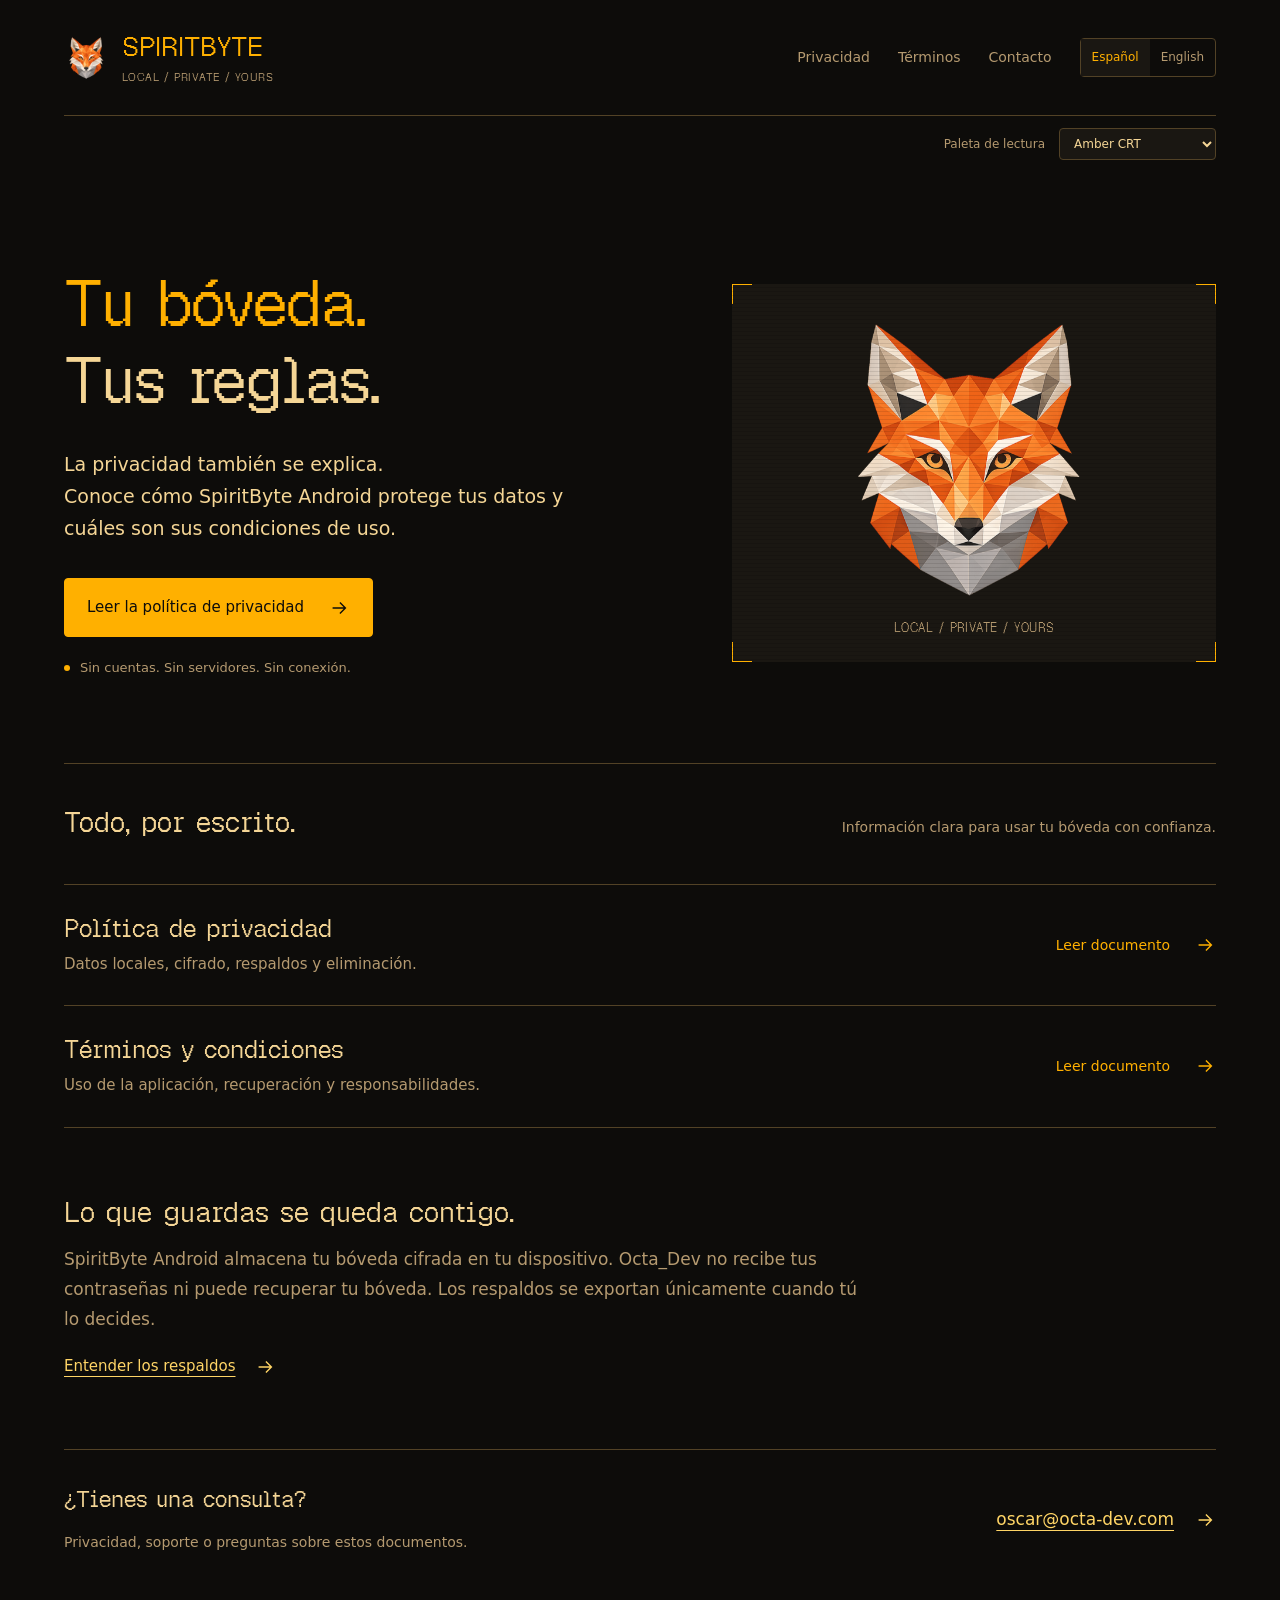
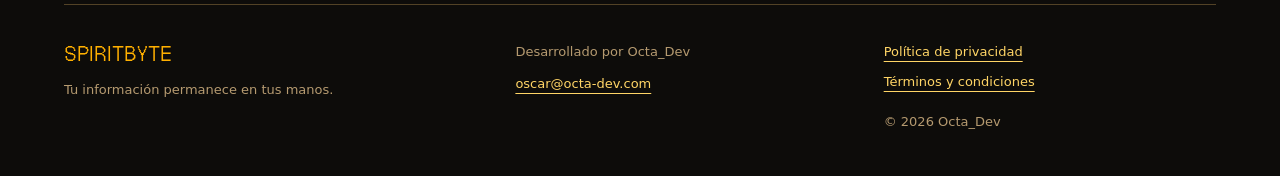
<file: index.html>
<!doctype html>
<html lang="es" data-theme="amber">
<head>
  <meta charset="utf-8">
  <meta name="viewport" content="width=device-width, initial-scale=1">
  <meta name="color-scheme" content="dark">
  <meta name="theme-color" content="#0d0c0a">
  <meta name="description" content="Política de privacidad y términos de SpiritByte Android. Una bóveda local, cifrada y sin cuentas, desarrollada por Octa_Dev.">
  <meta name="referrer" content="strict-origin-when-cross-origin">
  <title>Privacidad y términos · SpiritByte</title>
  <link rel="canonical" href="https://oscartired.github.io/SpiritByte-Terms/index.html">
  <link rel="alternate" hreflang="es" href="https://oscartired.github.io/SpiritByte-Terms/index.html">
  <link rel="alternate" hreflang="en" href="https://oscartired.github.io/SpiritByte-Terms/en/index.html">
  <link rel="alternate" hreflang="x-default" href="https://oscartired.github.io/SpiritByte-Terms/index.html">
  <link rel="icon" type="image/png" href="assets/fox.png">
  <link rel="preload" href="assets/geist-pixel-square.woff2" as="font" type="font/woff2" crossorigin>
  <link rel="stylesheet" href="styles.css">
  <script src="site.js" defer></script>
</head>
<body>
  <a class="skip" href="#contenido">Saltar al contenido</a>
  <div class="shell">
    <header class="site-header">
      <a class="brand" href="index.html" aria-label="SpiritByte, inicio"><img src="assets/fox.png" alt="" width="46" height="46"><span>SPIRITBYTE<small>LOCAL / PRIVATE / YOURS</small></span></a>
      <div class="header-tools">
        <nav aria-label="Navegación principal"><a href="privacy.html">Privacidad</a><a href="terms.html">Términos</a><a href="mailto:oscar@octa-dev.com">Contacto</a></nav>
        <nav class="language-switch" aria-label="Idioma"><a data-language="es" href="index.html" lang="es" hreflang="es" aria-current="true">Español</a><a data-language="en" href="en/index.html" lang="en" hreflang="en">English</a></nav>
      </div>
    </header>
    <main id="contenido" tabindex="-1">
  <section class="hero" aria-labelledby="home-title">
    <div class="hero-copy"><h1 id="home-title">Tu bóveda.<br><span>Tus reglas.</span></h1><p class="lead">La privacidad también se explica.<br> Conoce cómo SpiritByte Android protege tus datos y cuáles son sus condiciones de uso.</p><a class="button" href="privacy.html">Leer la política de privacidad <svg aria-hidden="true" viewBox="0 0 24 24" fill="none"><path d="M5 12h14m-6-6 6 6-6 6"/></svg></a><p class="hero-note"><span class="status-dot" aria-hidden="true"></span>Sin cuentas. Sin servidores. Sin conexión.</p></div>
    <div class="fox-panel" aria-hidden="true"><div class="fox-corner top-left"></div><div class="fox-corner top-right"></div><img src="assets/fox.png" alt="" width="340" height="340"><p>LOCAL / PRIVATE / YOURS</p><div class="fox-corner bottom-left"></div><div class="fox-corner bottom-right"></div></div>
  </section>
  <section class="reading-room" aria-labelledby="documents-title"><div class="section-intro"><h2 id="documents-title">Todo, por escrito.</h2><p>Información clara para usar tu bóveda con confianza.</p></div>
    <a class="document-link" href="privacy.html"><div><h3>Política de privacidad</h3><p>Datos locales, cifrado, respaldos y eliminación.</p></div><span class="document-action">Leer documento <svg aria-hidden="true" viewBox="0 0 24 24" fill="none"><path d="M5 12h14m-6-6 6 6-6 6"/></svg></span></a>
    <a class="document-link" href="terms.html"><div><h3>Términos y condiciones</h3><p>Uso de la aplicación, recuperación y responsabilidades.</p></div><span class="document-action">Leer documento <svg aria-hidden="true" viewBox="0 0 24 24" fill="none"><path d="M5 12h14m-6-6 6 6-6 6"/></svg></span></a>
  </section>
  <section class="local-note"><h2>Lo que guardas se queda contigo.</h2><p>SpiritByte Android almacena tu bóveda cifrada en tu dispositivo. Octa_Dev no recibe tus contraseñas ni puede recuperar tu bóveda. Los respaldos se exportan únicamente cuando tú lo decides.</p><a href="privacy.html#respaldos">Entender los respaldos <svg aria-hidden="true" viewBox="0 0 24 24" fill="none"><path d="M5 12h14m-6-6 6 6-6 6"/></svg></a></section>
  <section class="contact-strip"><div><h2>¿Tienes una consulta?</h2><p>Privacidad, soporte o preguntas sobre estos documentos.</p></div><a href="mailto:oscar@octa-dev.com">oscar@octa-dev.com <svg aria-hidden="true" viewBox="0 0 24 24" fill="none"><path d="M5 12h14m-6-6 6 6-6 6"/></svg></a></section>
</main>
    <footer class="site-footer">
      <div><a class="footer-brand" href="index.html">SPIRITBYTE</a><p>Tu información permanece en tus manos.</p></div>
      <div><p>Desarrollado por Octa_Dev</p><a href="mailto:oscar@octa-dev.com">oscar@octa-dev.com</a></div>
      <div class="footer-links"><a href="privacy.html">Política de privacidad</a><a href="terms.html">Términos y condiciones</a><span>© 2026 Octa_Dev</span></div>
    </footer>
  </div>
</body>
</html>
</file>
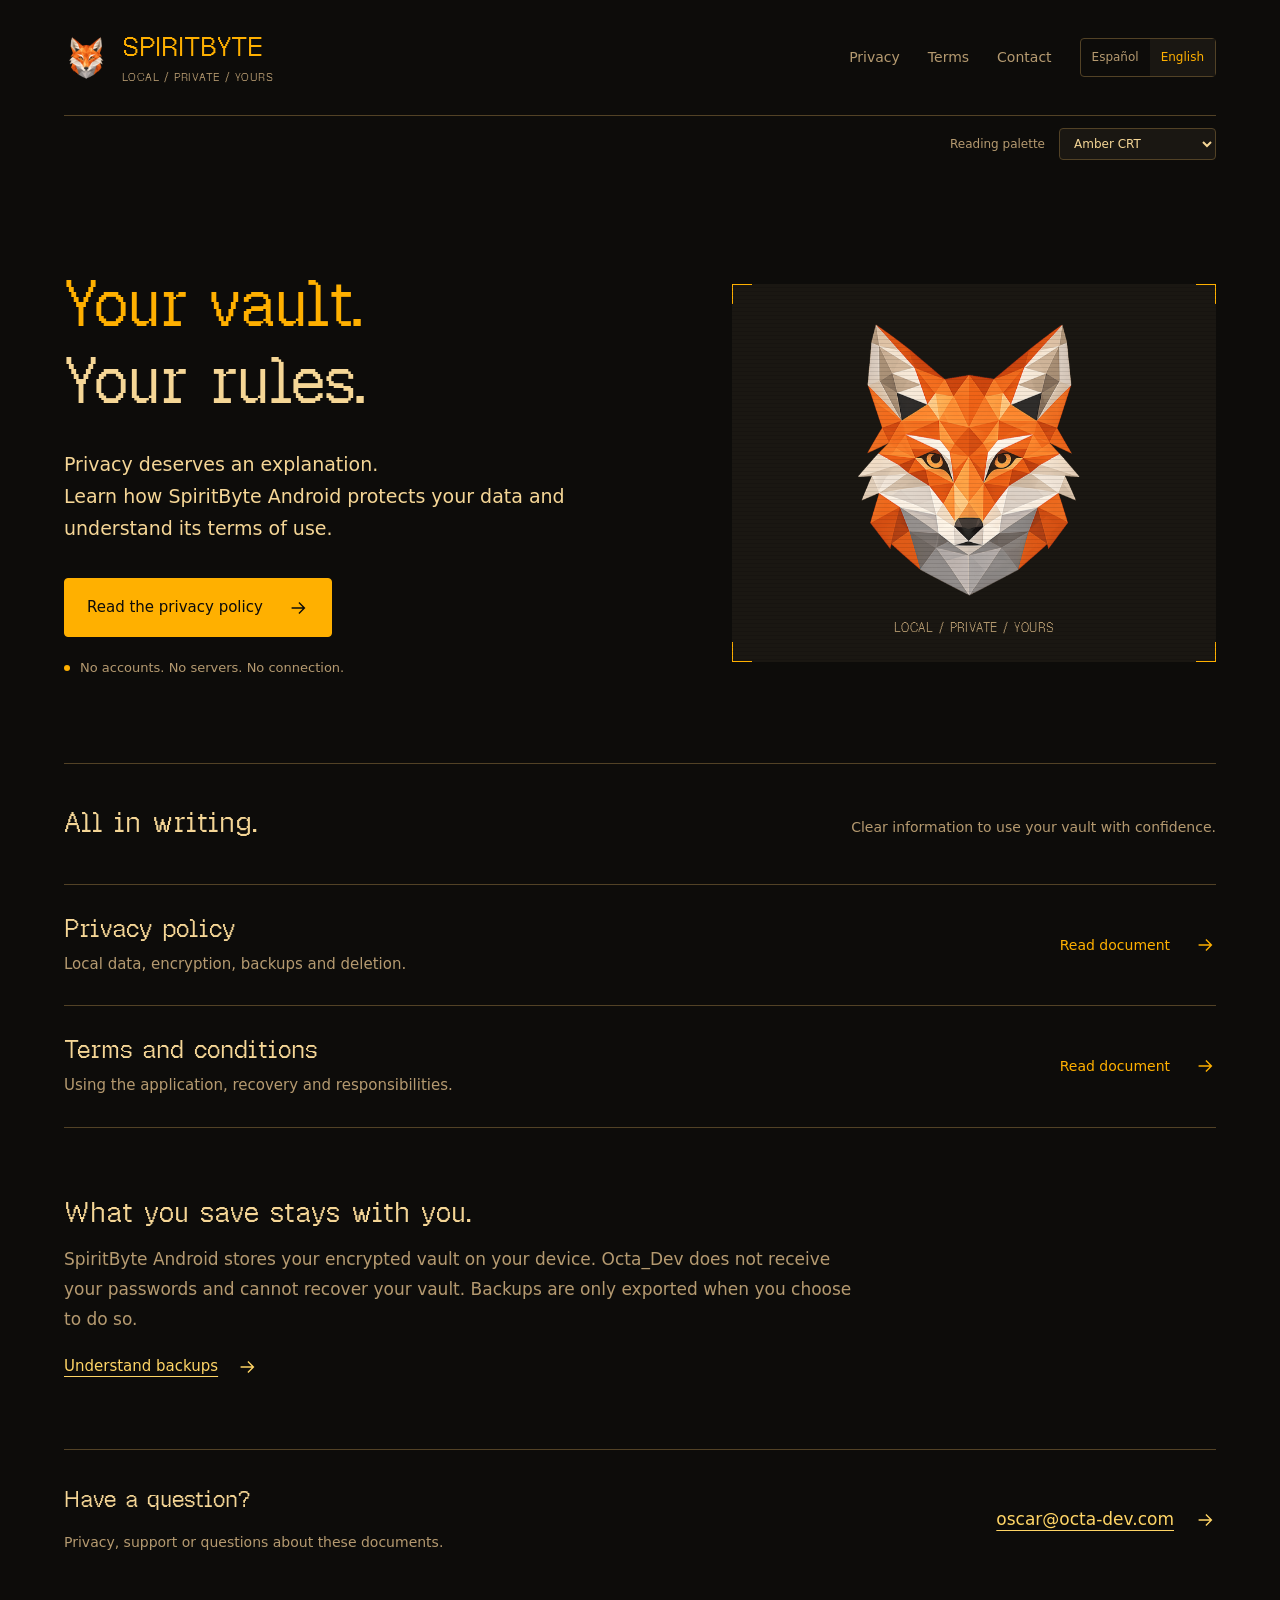
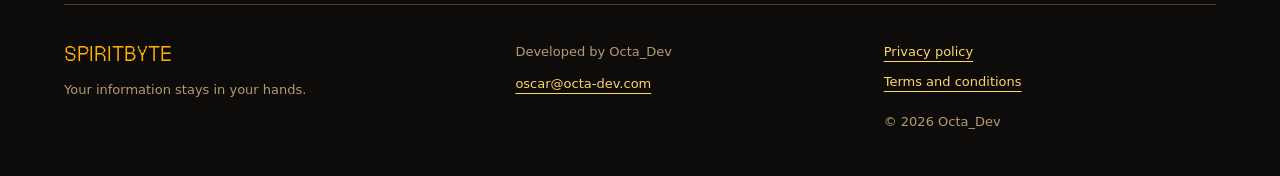
<file: en/index.html>
<!doctype html>
<html lang="en" data-theme="amber">
<head>
  <meta charset="utf-8">
  <meta name="viewport" content="width=device-width, initial-scale=1">
  <meta name="color-scheme" content="dark">
  <meta name="theme-color" content="#0d0c0a">
  <meta name="description" content="Privacy policy and terms for SpiritByte Android. A local, encrypted vault with no accounts, developed by Octa_Dev.">
  <meta name="referrer" content="strict-origin-when-cross-origin">
  <title>Privacy and terms · SpiritByte</title>
  <link rel="canonical" href="https://oscartired.github.io/SpiritByte-Terms/en/index.html">
  <link rel="alternate" hreflang="es" href="https://oscartired.github.io/SpiritByte-Terms/index.html">
  <link rel="alternate" hreflang="en" href="https://oscartired.github.io/SpiritByte-Terms/en/index.html">
  <link rel="alternate" hreflang="x-default" href="https://oscartired.github.io/SpiritByte-Terms/index.html">
  <link rel="icon" type="image/png" href="../assets/fox.png">
  <link rel="preload" href="../assets/geist-pixel-square.woff2" as="font" type="font/woff2" crossorigin>
  <link rel="stylesheet" href="../styles.css">
  <script src="../site.js" defer></script>
</head>
<body>
  <a class="skip" href="#contenido">Skip to content</a>
  <div class="shell">
    <header class="site-header">
      <a class="brand" href="index.html" aria-label="SpiritByte, home"><img src="../assets/fox.png" alt="" width="46" height="46"><span>SPIRITBYTE<small>LOCAL / PRIVATE / YOURS</small></span></a>
      <div class="header-tools">
        <nav aria-label="Main navigation"><a href="privacy.html">Privacy</a><a href="terms.html">Terms</a><a href="mailto:oscar@octa-dev.com">Contact</a></nav>
        <nav class="language-switch" aria-label="Language"><a data-language="es" href="../index.html" lang="es" hreflang="es">Español</a><a data-language="en" href="index.html" lang="en" hreflang="en" aria-current="true">English</a></nav>
      </div>
    </header>
    <main id="contenido" tabindex="-1">
  <section class="hero" aria-labelledby="home-title">
    <div class="hero-copy"><h1 id="home-title">Your vault.<br><span>Your rules.</span></h1><p class="lead">Privacy deserves an explanation.<br> Learn how SpiritByte Android protects your data and understand its terms of use.</p><a class="button" href="privacy.html">Read the privacy policy <svg aria-hidden="true" viewBox="0 0 24 24" fill="none"><path d="M5 12h14m-6-6 6 6-6 6"/></svg></a><p class="hero-note"><span class="status-dot" aria-hidden="true"></span>No accounts. No servers. No connection.</p></div>
    <div class="fox-panel" aria-hidden="true"><div class="fox-corner top-left"></div><div class="fox-corner top-right"></div><img src="../assets/fox.png" alt="" width="340" height="340"><p>LOCAL / PRIVATE / YOURS</p><div class="fox-corner bottom-left"></div><div class="fox-corner bottom-right"></div></div>
  </section>
  <section class="reading-room" aria-labelledby="documents-title"><div class="section-intro"><h2 id="documents-title">All in writing.</h2><p>Clear information to use your vault with confidence.</p></div>
    <a class="document-link" href="privacy.html"><div><h3>Privacy policy</h3><p>Local data, encryption, backups and deletion.</p></div><span class="document-action">Read document <svg aria-hidden="true" viewBox="0 0 24 24" fill="none"><path d="M5 12h14m-6-6 6 6-6 6"/></svg></span></a>
    <a class="document-link" href="terms.html"><div><h3>Terms and conditions</h3><p>Using the application, recovery and responsibilities.</p></div><span class="document-action">Read document <svg aria-hidden="true" viewBox="0 0 24 24" fill="none"><path d="M5 12h14m-6-6 6 6-6 6"/></svg></span></a>
  </section>
  <section class="local-note"><h2>What you save stays with you.</h2><p>SpiritByte Android stores your encrypted vault on your device. Octa_Dev does not receive your passwords and cannot recover your vault. Backups are only exported when you choose to do so.</p><a href="privacy.html#respaldos">Understand backups <svg aria-hidden="true" viewBox="0 0 24 24" fill="none"><path d="M5 12h14m-6-6 6 6-6 6"/></svg></a></section>
  <section class="contact-strip"><div><h2>Have a question?</h2><p>Privacy, support or questions about these documents.</p></div><a href="mailto:oscar@octa-dev.com">oscar@octa-dev.com <svg aria-hidden="true" viewBox="0 0 24 24" fill="none"><path d="M5 12h14m-6-6 6 6-6 6"/></svg></a></section>
</main>
    <footer class="site-footer">
      <div><a class="footer-brand" href="index.html">SPIRITBYTE</a><p>Your information stays in your hands.</p></div>
      <div><p>Developed by Octa_Dev</p><a href="mailto:oscar@octa-dev.com">oscar@octa-dev.com</a></div>
      <div class="footer-links"><a href="privacy.html">Privacy policy</a><a href="terms.html">Terms and conditions</a><span>© 2026 Octa_Dev</span></div>
    </footer>
  </div>
</body>
</html>
</file>
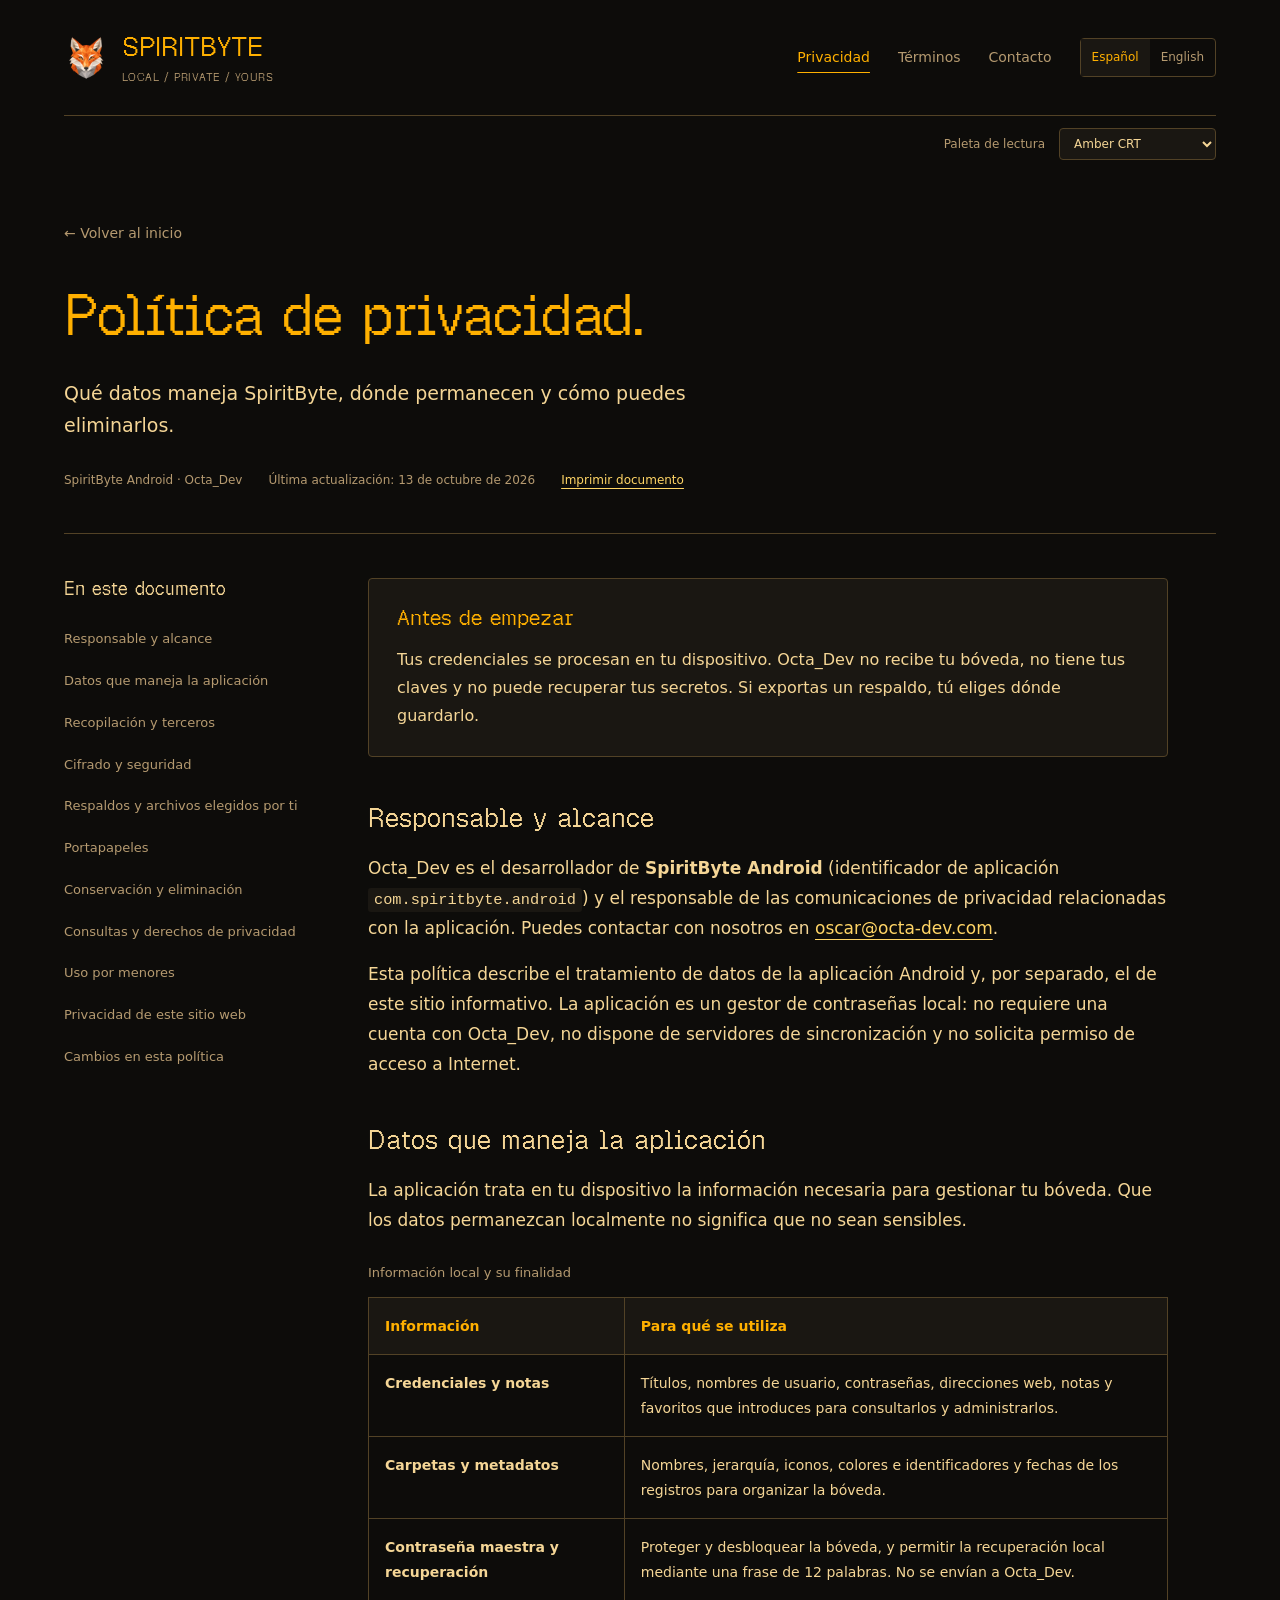
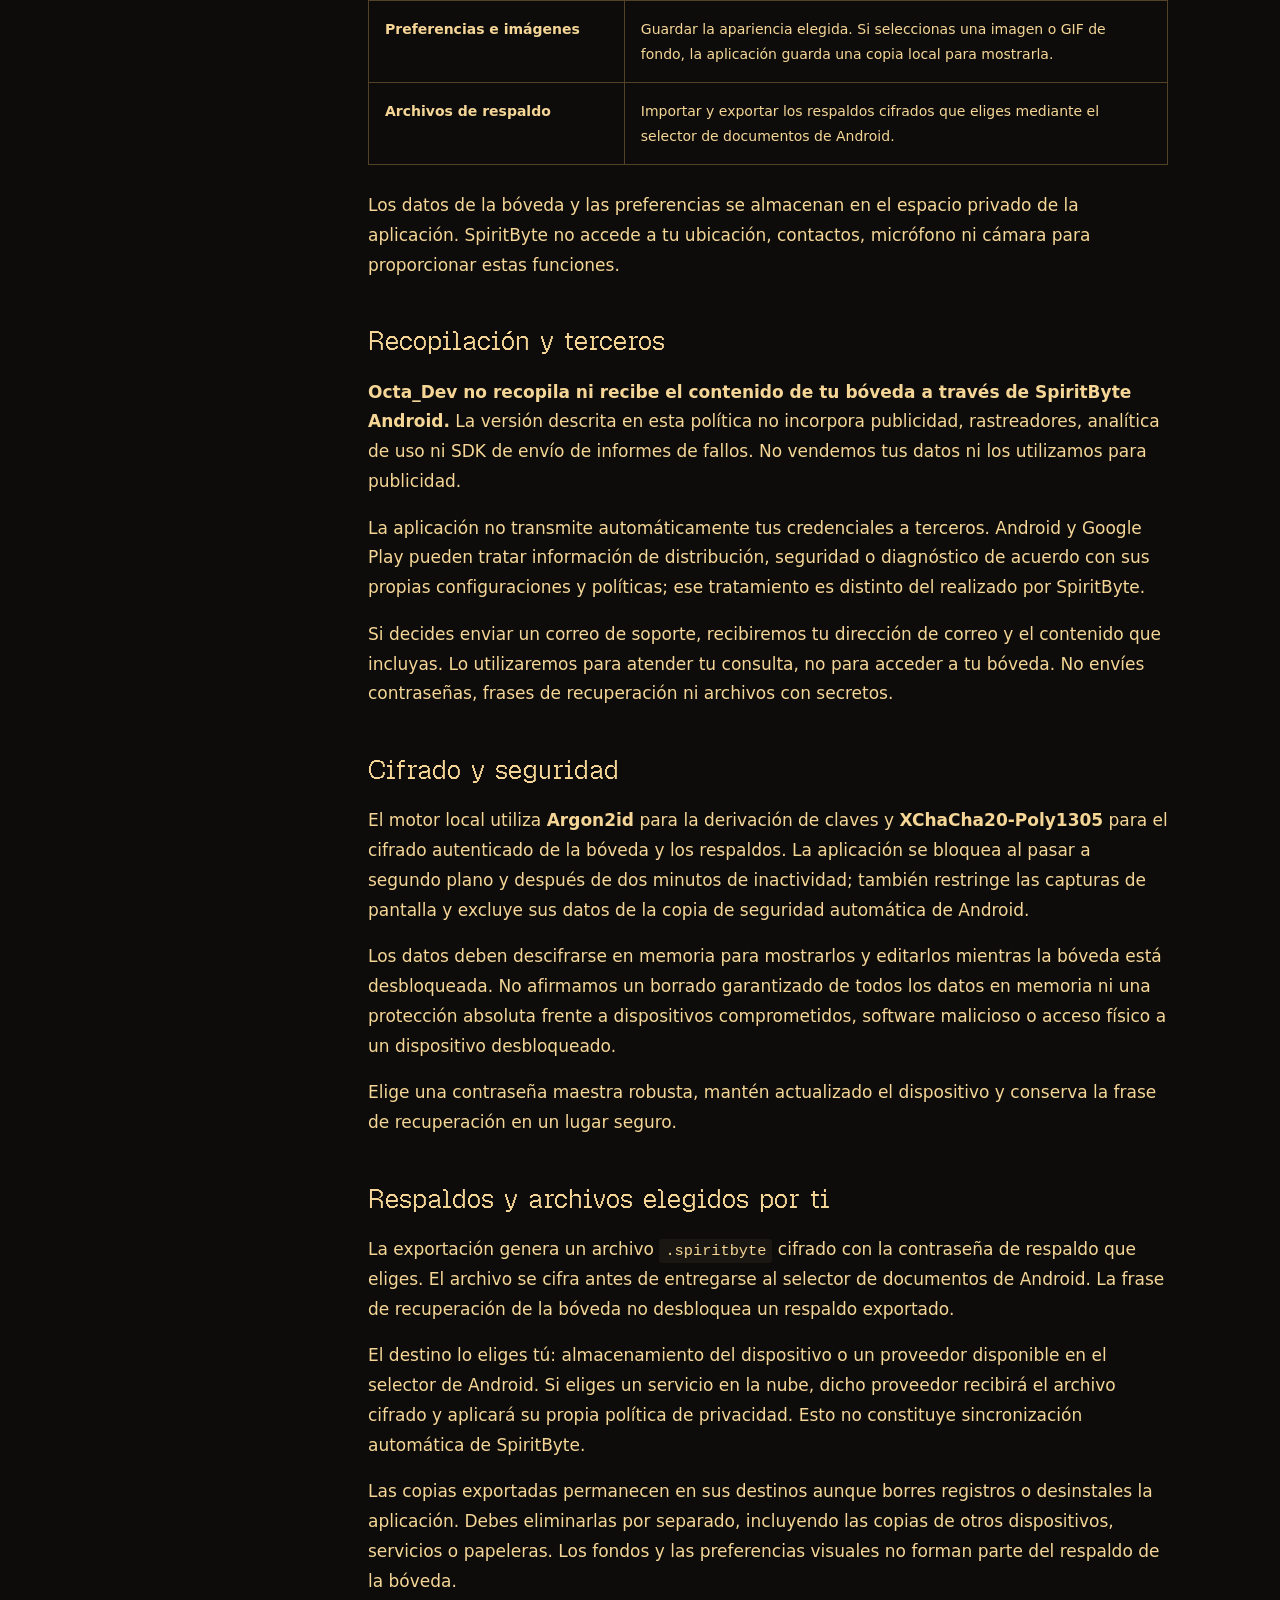
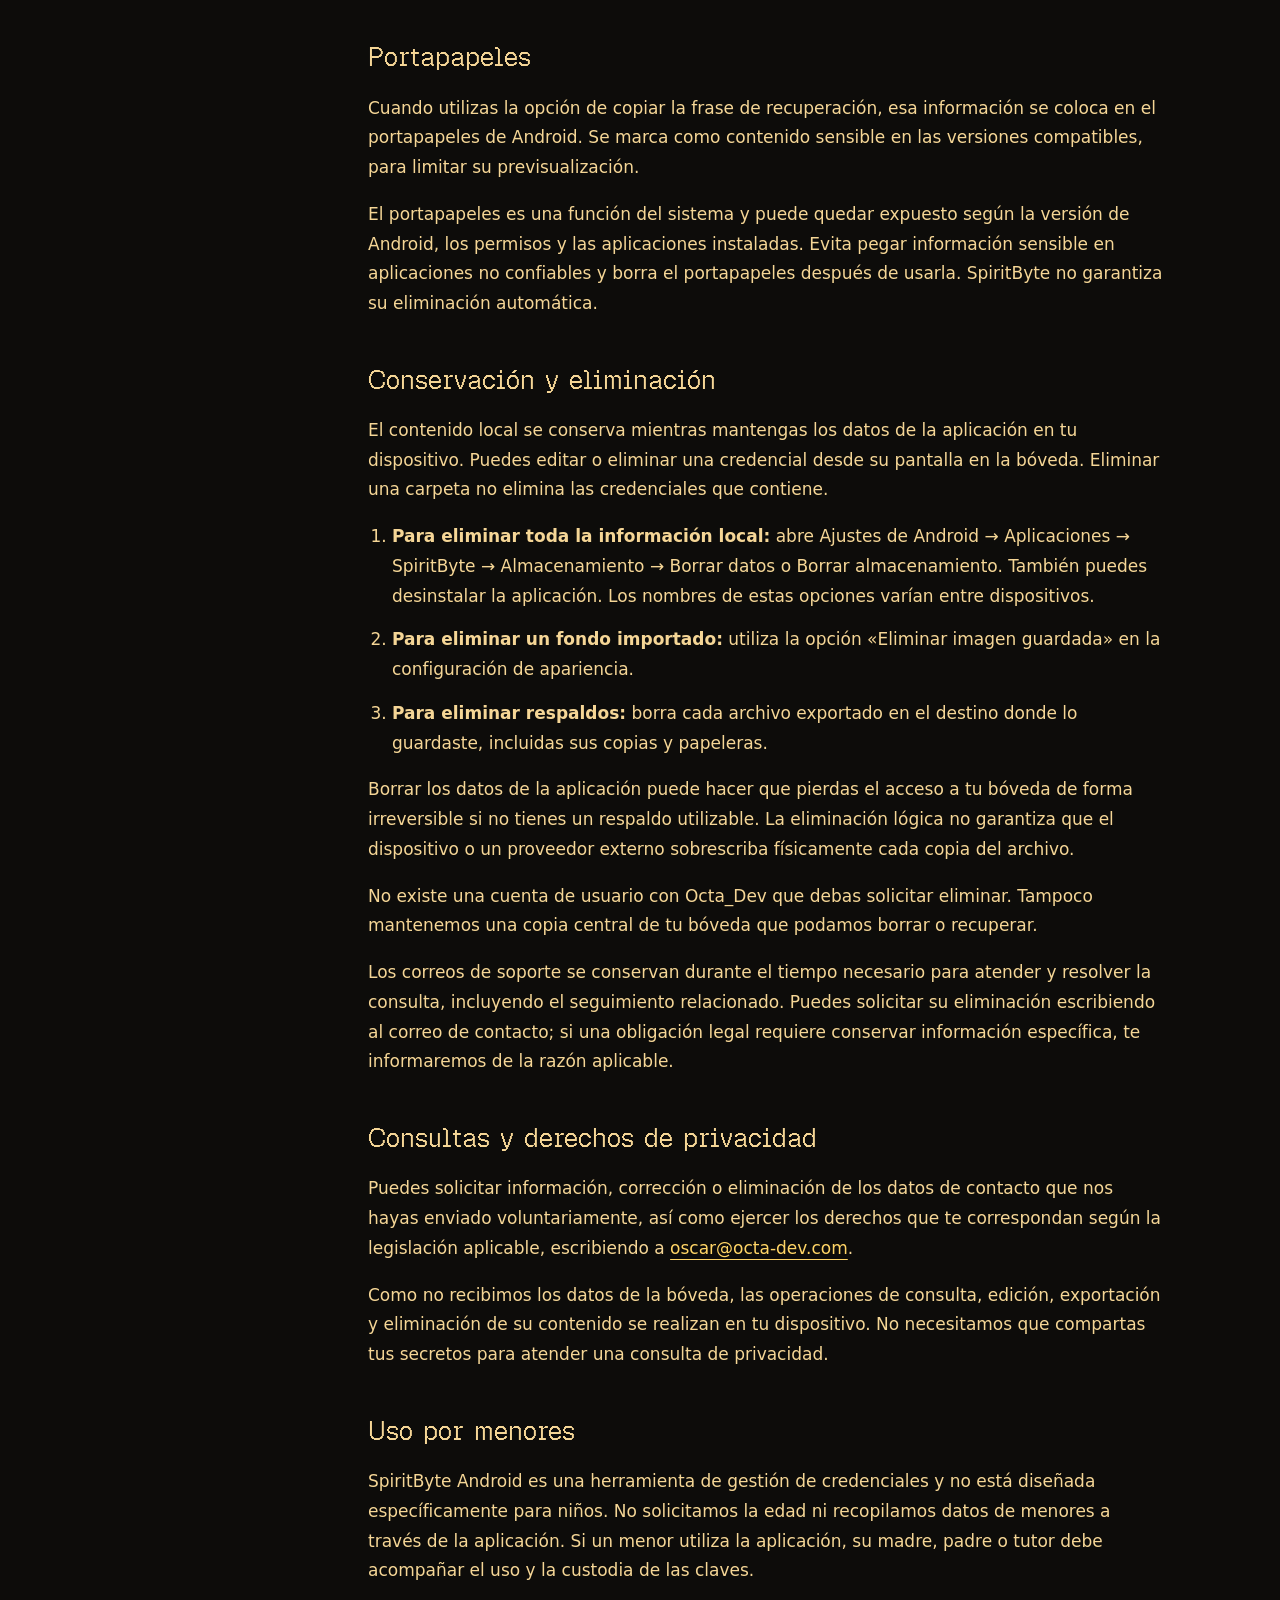
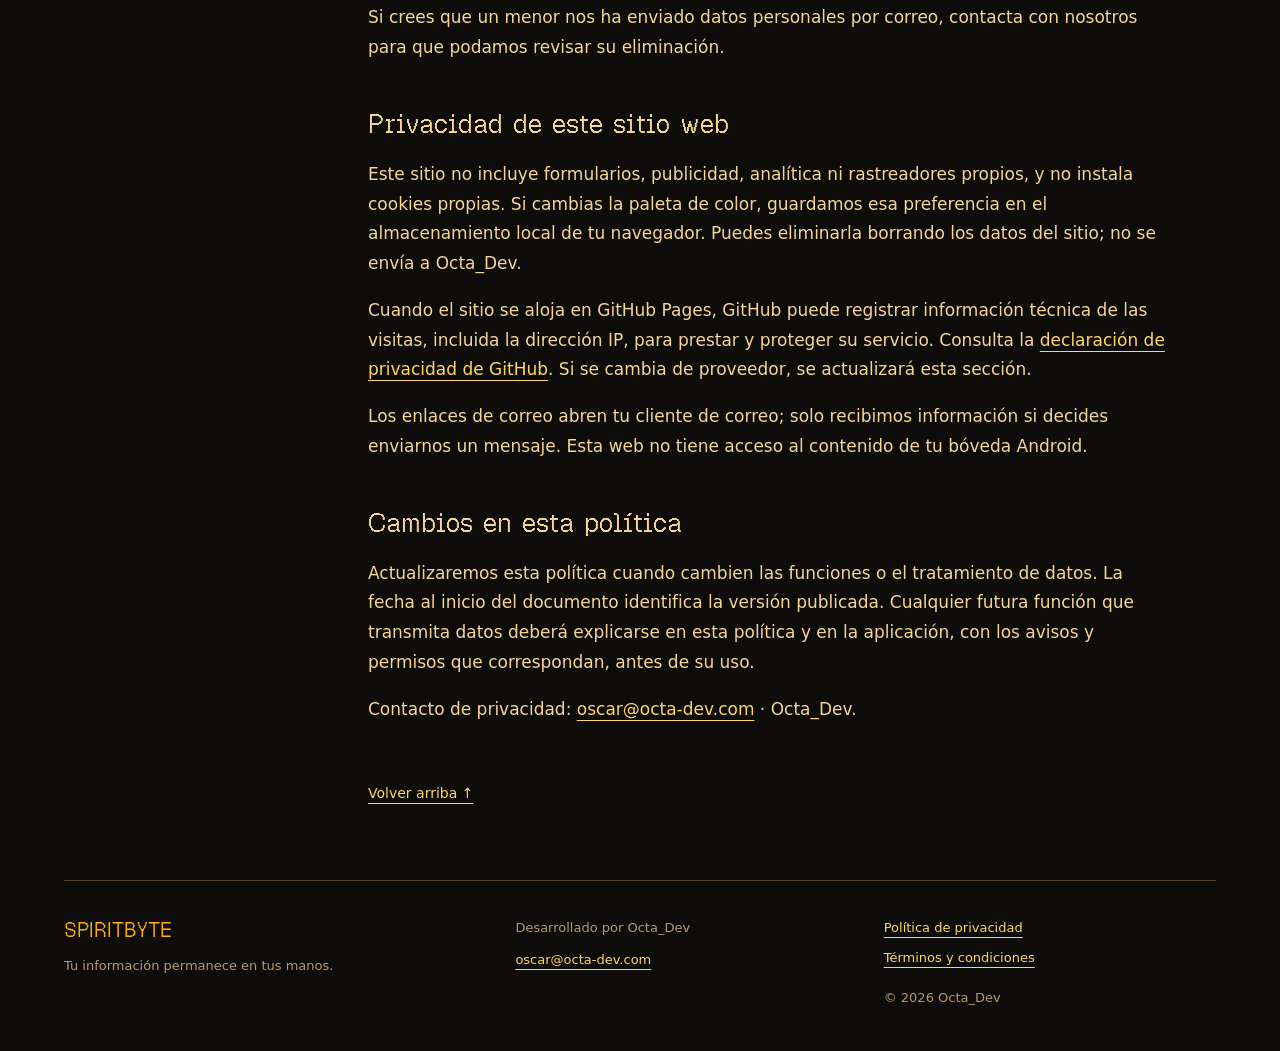
<file: privacy.html>
<!doctype html>
<html lang="es" data-theme="amber">
<head>
  <meta charset="utf-8">
  <meta name="viewport" content="width=device-width, initial-scale=1">
  <meta name="color-scheme" content="dark">
  <meta name="theme-color" content="#0d0c0a">
  <meta name="description" content="Cómo SpiritByte Android maneja tus datos: almacenamiento local, cifrado, respaldos, portapapeles y eliminación. Contacto: Octa_Dev.">
  <meta name="referrer" content="strict-origin-when-cross-origin">
  <title>Política de privacidad · SpiritByte</title>
  <link rel="canonical" href="https://oscartired.github.io/SpiritByte-Terms/privacy.html">
  <link rel="alternate" hreflang="es" href="https://oscartired.github.io/SpiritByte-Terms/privacy.html">
  <link rel="alternate" hreflang="en" href="https://oscartired.github.io/SpiritByte-Terms/en/privacy.html">
  <link rel="alternate" hreflang="x-default" href="https://oscartired.github.io/SpiritByte-Terms/privacy.html">
  <link rel="icon" type="image/png" href="assets/fox.png">
  <link rel="preload" href="assets/geist-pixel-square.woff2" as="font" type="font/woff2" crossorigin>
  <link rel="stylesheet" href="styles.css">
  <script src="site.js" defer></script>
</head>
<body>
  <a class="skip" href="#contenido">Saltar al contenido</a>
  <div class="shell">
    <header class="site-header">
      <a class="brand" href="index.html" aria-label="SpiritByte, inicio"><img src="assets/fox.png" alt="" width="46" height="46"><span>SPIRITBYTE<small>LOCAL / PRIVATE / YOURS</small></span></a>
      <div class="header-tools">
        <nav aria-label="Navegación principal"><a href="privacy.html" aria-current="page">Privacidad</a><a href="terms.html">Términos</a><a href="mailto:oscar@octa-dev.com">Contacto</a></nav>
        <nav class="language-switch" aria-label="Idioma"><a data-language="es" href="privacy.html" lang="es" hreflang="es" aria-current="true">Español</a><a data-language="en" href="en/privacy.html" lang="en" hreflang="en">English</a></nav>
      </div>
    </header>
    <main id="contenido" tabindex="-1"><div class="document-heading"><a class="back-link" href="index.html">← Volver al inicio</a><h1>Política de privacidad.</h1><p class="lead">Qué datos maneja SpiritByte, dónde permanecen y cómo puedes eliminarlos.</p><div class="document-meta"><span>SpiritByte Android · Octa_Dev</span><span>Última actualización: <time datetime="2026-10-13">13 de octubre de 2026</time></span><button class="text-button" type="button" data-print hidden>Imprimir documento</button></div></div><div class="document-layout"><aside class="contents"><nav aria-label="En este documento"><h2>En este documento</h2><ul><li><a href="#responsable">Responsable y alcance</a></li><li><a href="#datos">Datos que maneja la aplicación</a></li><li><a href="#recopilacion">Recopilación y terceros</a></li><li><a href="#seguridad">Cifrado y seguridad</a></li><li><a href="#respaldos">Respaldos y archivos elegidos por ti</a></li><li><a href="#portapapeles">Portapapeles</a></li><li><a href="#eliminacion">Conservación y eliminación</a></li><li><a href="#derechos">Consultas y derechos de privacidad</a></li><li><a href="#menores">Uso por menores</a></li><li><a href="#sitio">Privacidad de este sitio web</a></li><li><a href="#cambios">Cambios en esta política</a></li></ul></nav></aside><article class="legal-body" aria-label="Política de privacidad"><div class="summary"><h2>Antes de empezar</h2><p>Tus credenciales se procesan en tu dispositivo. Octa_Dev no recibe tu bóveda, no tiene tus claves y no puede recuperar tus secretos. Si exportas un respaldo, tú eliges dónde guardarlo.</p></div><section id="responsable" class="legal-section"><h2>Responsable y alcance</h2><p>Octa_Dev es el desarrollador de <strong>SpiritByte Android</strong> (identificador de aplicación <code>com.spiritbyte.android</code>) y el responsable de las comunicaciones de privacidad relacionadas con la aplicación. Puedes contactar con nosotros en <a href="mailto:oscar@octa-dev.com">oscar@octa-dev.com</a>.</p><p>Esta política describe el tratamiento de datos de la aplicación Android y, por separado, el de este sitio informativo. La aplicación es un gestor de contraseñas local: no requiere una cuenta con Octa_Dev, no dispone de servidores de sincronización y no solicita permiso de acceso a Internet.</p></section><section id="datos" class="legal-section"><h2>Datos que maneja la aplicación</h2><p>La aplicación trata en tu dispositivo la información necesaria para gestionar tu bóveda. Que los datos permanezcan localmente no significa que no sean sensibles.</p><div class="table-wrap"><table><caption>Información local y su finalidad</caption><thead><tr><th scope="col">Información</th><th scope="col">Para qué se utiliza</th></tr></thead><tbody><tr><th scope="row">Credenciales y notas</th><td>Títulos, nombres de usuario, contraseñas, direcciones web, notas y favoritos que introduces para consultarlos y administrarlos.</td></tr><tr><th scope="row">Carpetas y metadatos</th><td>Nombres, jerarquía, iconos, colores e identificadores y fechas de los registros para organizar la bóveda.</td></tr><tr><th scope="row">Contraseña maestra y recuperación</th><td>Proteger y desbloquear la bóveda, y permitir la recuperación local mediante una frase de 12 palabras. No se envían a Octa_Dev.</td></tr><tr><th scope="row">Preferencias e imágenes</th><td>Guardar la apariencia elegida. Si seleccionas una imagen o GIF de fondo, la aplicación guarda una copia local para mostrarla.</td></tr><tr><th scope="row">Archivos de respaldo</th><td>Importar y exportar los respaldos cifrados que eliges mediante el selector de documentos de Android.</td></tr></tbody></table></div><p>Los datos de la bóveda y las preferencias se almacenan en el espacio privado de la aplicación. SpiritByte no accede a tu ubicación, contactos, micrófono ni cámara para proporcionar estas funciones.</p></section><section id="recopilacion" class="legal-section"><h2>Recopilación y terceros</h2><p><strong>Octa_Dev no recopila ni recibe el contenido de tu bóveda a través de SpiritByte Android.</strong> La versión descrita en esta política no incorpora publicidad, rastreadores, analítica de uso ni SDK de envío de informes de fallos. No vendemos tus datos ni los utilizamos para publicidad.</p><p>La aplicación no transmite automáticamente tus credenciales a terceros. Android y Google Play pueden tratar información de distribución, seguridad o diagnóstico de acuerdo con sus propias configuraciones y políticas; ese tratamiento es distinto del realizado por SpiritByte.</p><p>Si decides enviar un correo de soporte, recibiremos tu dirección de correo y el contenido que incluyas. Lo utilizaremos para atender tu consulta, no para acceder a tu bóveda. No envíes contraseñas, frases de recuperación ni archivos con secretos.</p></section><section id="seguridad" class="legal-section"><h2>Cifrado y seguridad</h2><p>El motor local utiliza <strong>Argon2id</strong> para la derivación de claves y <strong>XChaCha20-Poly1305</strong> para el cifrado autenticado de la bóveda y los respaldos. La aplicación se bloquea al pasar a segundo plano y después de dos minutos de inactividad; también restringe las capturas de pantalla y excluye sus datos de la copia de seguridad automática de Android.</p><p>Los datos deben descifrarse en memoria para mostrarlos y editarlos mientras la bóveda está desbloqueada. No afirmamos un borrado garantizado de todos los datos en memoria ni una protección absoluta frente a dispositivos comprometidos, software malicioso o acceso físico a un dispositivo desbloqueado.</p><p>Elige una contraseña maestra robusta, mantén actualizado el dispositivo y conserva la frase de recuperación en un lugar seguro.</p></section><section id="respaldos" class="legal-section"><h2>Respaldos y archivos elegidos por ti</h2><p>La exportación genera un archivo <code>.spiritbyte</code> cifrado con la contraseña de respaldo que eliges. El archivo se cifra antes de entregarse al selector de documentos de Android. La frase de recuperación de la bóveda no desbloquea un respaldo exportado.</p><p>El destino lo eliges tú: almacenamiento del dispositivo o un proveedor disponible en el selector de Android. Si eliges un servicio en la nube, dicho proveedor recibirá el archivo cifrado y aplicará su propia política de privacidad. Esto no constituye sincronización automática de SpiritByte.</p><p>Las copias exportadas permanecen en sus destinos aunque borres registros o desinstales la aplicación. Debes eliminarlas por separado, incluyendo las copias de otros dispositivos, servicios o papeleras. Los fondos y las preferencias visuales no forman parte del respaldo de la bóveda.</p></section><section id="portapapeles" class="legal-section"><h2>Portapapeles</h2><p>Cuando utilizas la opción de copiar la frase de recuperación, esa información se coloca en el portapapeles de Android. Se marca como contenido sensible en las versiones compatibles, para limitar su previsualización.</p><p>El portapapeles es una función del sistema y puede quedar expuesto según la versión de Android, los permisos y las aplicaciones instaladas. Evita pegar información sensible en aplicaciones no confiables y borra el portapapeles después de usarla. SpiritByte no garantiza su eliminación automática.</p></section><section id="eliminacion" class="legal-section"><h2>Conservación y eliminación</h2><p>El contenido local se conserva mientras mantengas los datos de la aplicación en tu dispositivo. Puedes editar o eliminar una credencial desde su pantalla en la bóveda. Eliminar una carpeta no elimina las credenciales que contiene.</p><ol><li><strong>Para eliminar toda la información local:</strong> abre Ajustes de Android → Aplicaciones → SpiritByte → Almacenamiento → Borrar datos o Borrar almacenamiento. También puedes desinstalar la aplicación. Los nombres de estas opciones varían entre dispositivos.</li><li><strong>Para eliminar un fondo importado:</strong> utiliza la opción «Eliminar imagen guardada» en la configuración de apariencia.</li><li><strong>Para eliminar respaldos:</strong> borra cada archivo exportado en el destino donde lo guardaste, incluidas sus copias y papeleras.</li></ol><p>Borrar los datos de la aplicación puede hacer que pierdas el acceso a tu bóveda de forma irreversible si no tienes un respaldo utilizable. La eliminación lógica no garantiza que el dispositivo o un proveedor externo sobrescriba físicamente cada copia del archivo.</p><p>No existe una cuenta de usuario con Octa_Dev que debas solicitar eliminar. Tampoco mantenemos una copia central de tu bóveda que podamos borrar o recuperar.</p><p>Los correos de soporte se conservan durante el tiempo necesario para atender y resolver la consulta, incluyendo el seguimiento relacionado. Puedes solicitar su eliminación escribiendo al correo de contacto; si una obligación legal requiere conservar información específica, te informaremos de la razón aplicable.</p></section><section id="derechos" class="legal-section"><h2>Consultas y derechos de privacidad</h2><p>Puedes solicitar información, corrección o eliminación de los datos de contacto que nos hayas enviado voluntariamente, así como ejercer los derechos que te correspondan según la legislación aplicable, escribiendo a <a href="mailto:oscar@octa-dev.com">oscar@octa-dev.com</a>.</p><p>Como no recibimos los datos de la bóveda, las operaciones de consulta, edición, exportación y eliminación de su contenido se realizan en tu dispositivo. No necesitamos que compartas tus secretos para atender una consulta de privacidad.</p></section><section id="menores" class="legal-section"><h2>Uso por menores</h2><p>SpiritByte Android es una herramienta de gestión de credenciales y no está diseñada específicamente para niños. No solicitamos la edad ni recopilamos datos de menores a través de la aplicación. Si un menor utiliza la aplicación, su madre, padre o tutor debe acompañar el uso y la custodia de las claves.</p><p>Si crees que un menor nos ha enviado datos personales por correo, contacta con nosotros para que podamos revisar su eliminación.</p></section><section id="sitio" class="legal-section"><h2>Privacidad de este sitio web</h2><p>Este sitio no incluye formularios, publicidad, analítica ni rastreadores propios, y no instala cookies propias. Si cambias la paleta de color, guardamos esa preferencia en el almacenamiento local de tu navegador. Puedes eliminarla borrando los datos del sitio; no se envía a Octa_Dev.</p><p>Cuando el sitio se aloja en GitHub Pages, GitHub puede registrar información técnica de las visitas, incluida la dirección IP, para prestar y proteger su servicio. Consulta la <a href="https://docs.github.com/es/site-policy/privacy-policies/github-general-privacy-statement" rel="noreferrer">declaración de privacidad de GitHub</a>. Si se cambia de proveedor, se actualizará esta sección.</p><p>Los enlaces de correo abren tu cliente de correo; solo recibimos información si decides enviarnos un mensaje. Esta web no tiene acceso al contenido de tu bóveda Android.</p></section><section id="cambios" class="legal-section"><h2>Cambios en esta política</h2><p>Actualizaremos esta política cuando cambien las funciones o el tratamiento de datos. La fecha al inicio del documento identifica la versión publicada. Cualquier futura función que transmita datos deberá explicarse en esta política y en la aplicación, con los avisos y permisos que correspondan, antes de su uso.</p><p>Contacto de privacidad: <a href="mailto:oscar@octa-dev.com">oscar@octa-dev.com</a> · Octa_Dev.</p></section><a class="back-top" href="#contenido">Volver arriba ↑</a></article></div></main>
    <footer class="site-footer">
      <div><a class="footer-brand" href="index.html">SPIRITBYTE</a><p>Tu información permanece en tus manos.</p></div>
      <div><p>Desarrollado por Octa_Dev</p><a href="mailto:oscar@octa-dev.com">oscar@octa-dev.com</a></div>
      <div class="footer-links"><a href="privacy.html">Política de privacidad</a><a href="terms.html">Términos y condiciones</a><span>© 2026 Octa_Dev</span></div>
    </footer>
  </div>
</body>
</html>
</file>
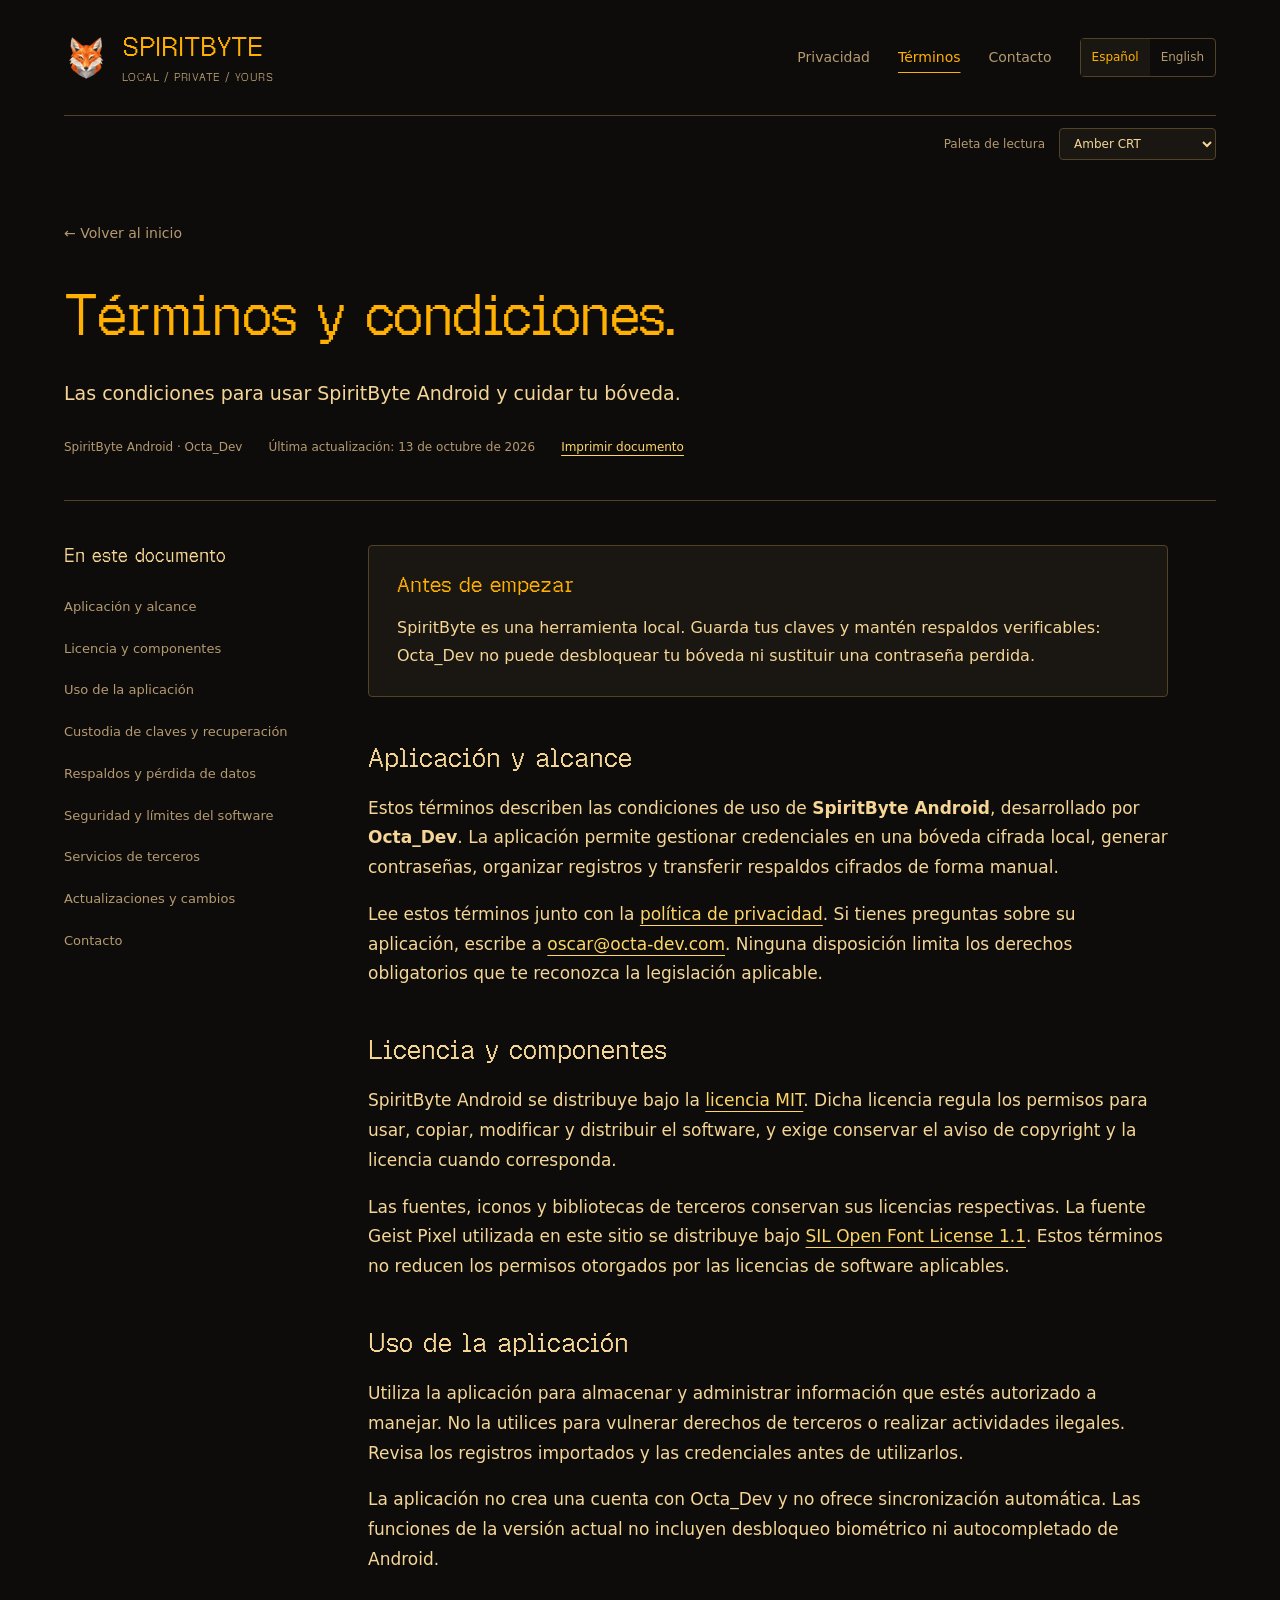
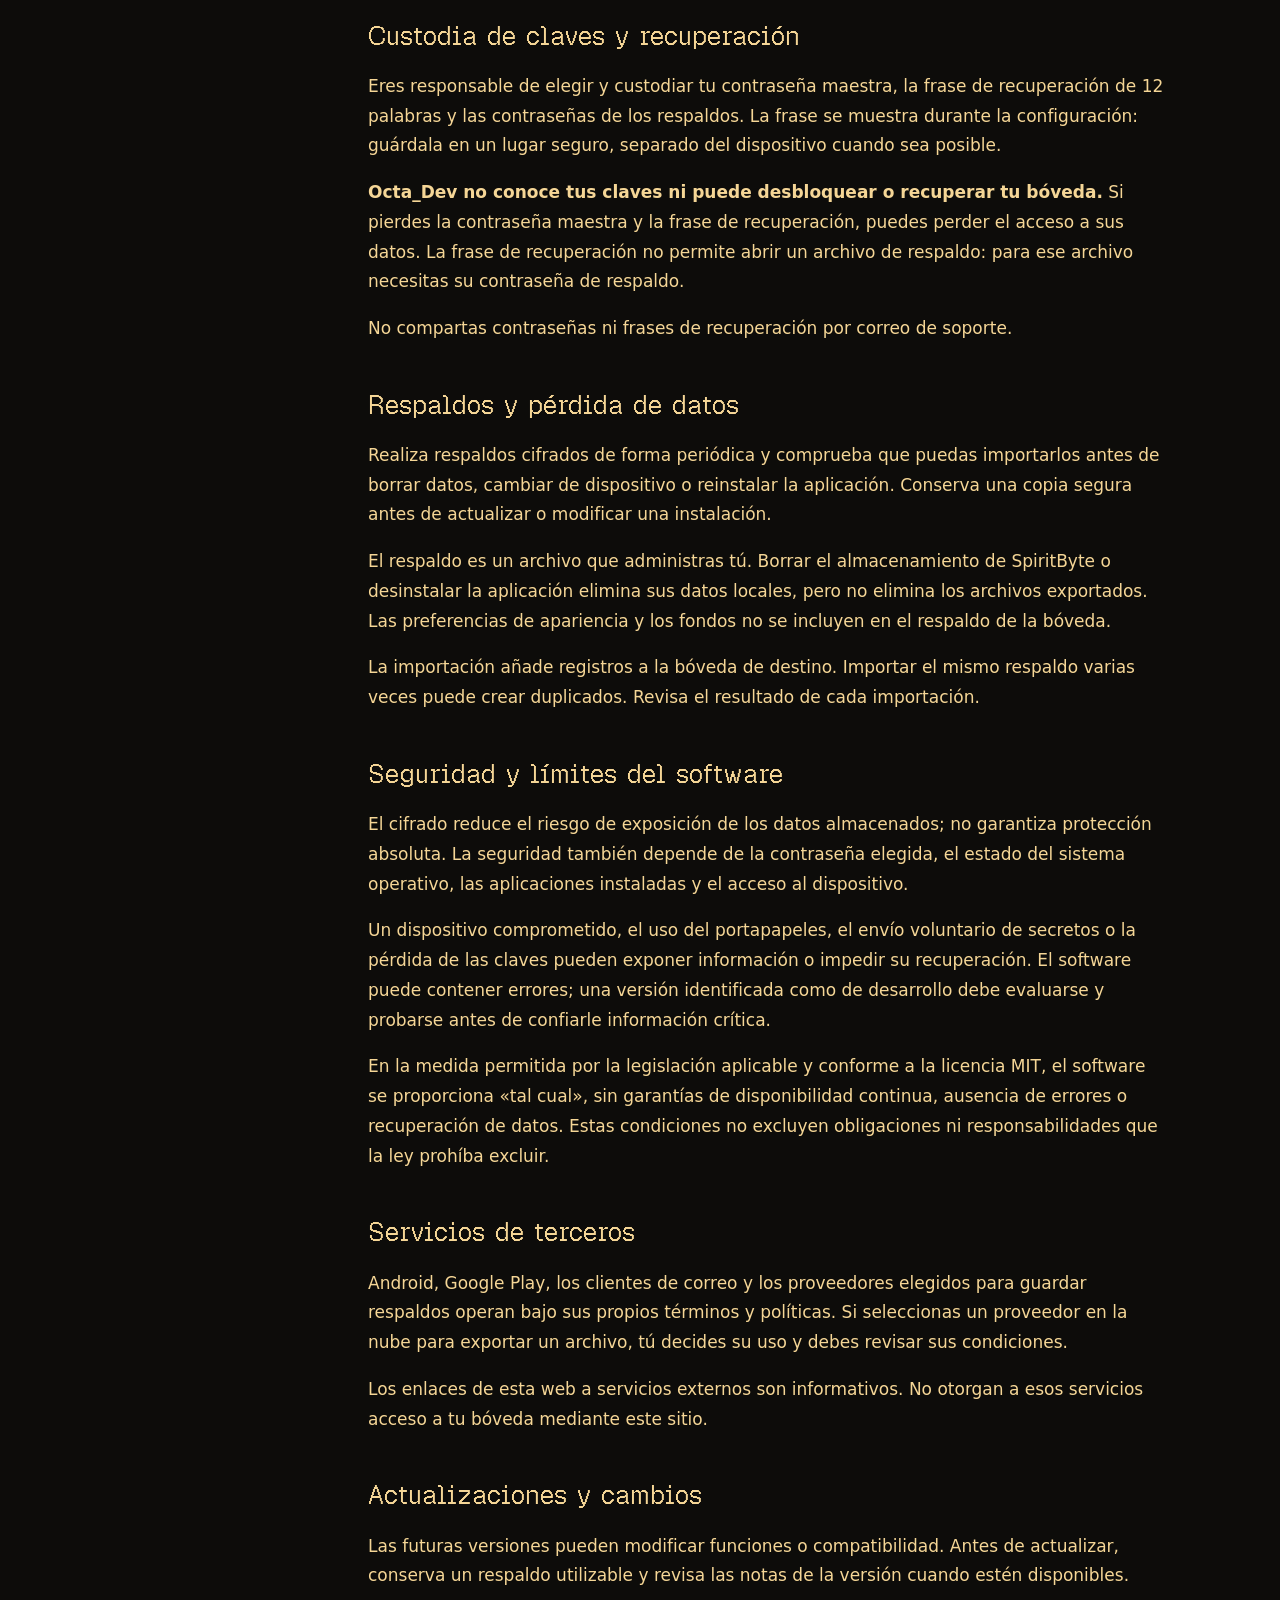
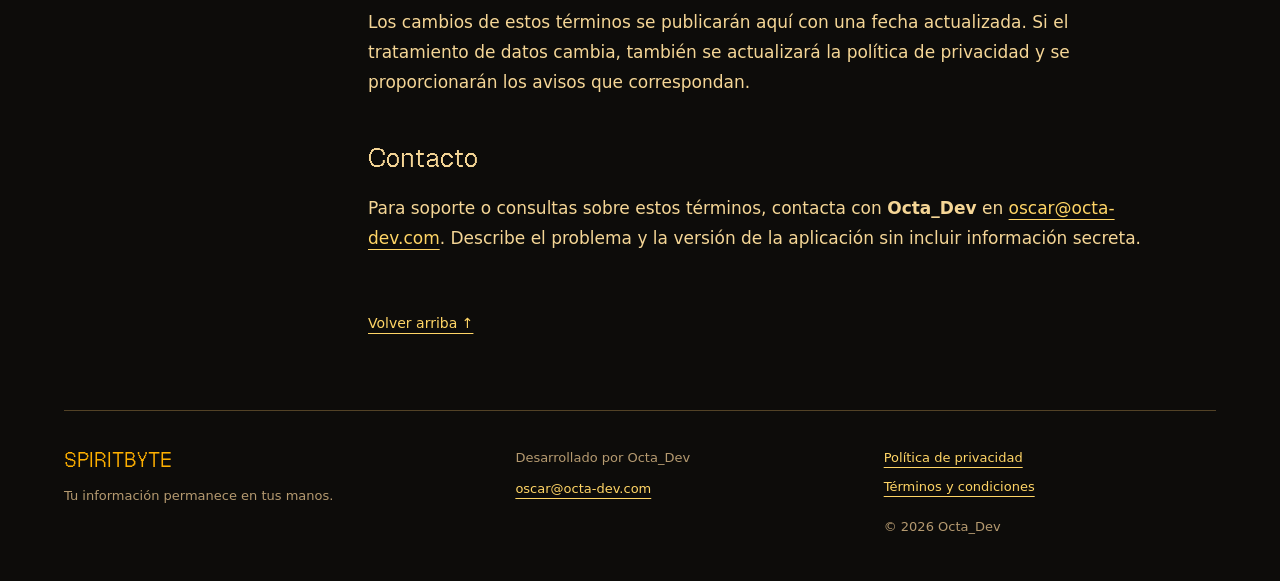
<file: terms.html>
<!doctype html>
<html lang="es" data-theme="amber">
<head>
  <meta charset="utf-8">
  <meta name="viewport" content="width=device-width, initial-scale=1">
  <meta name="color-scheme" content="dark">
  <meta name="theme-color" content="#0d0c0a">
  <meta name="description" content="Condiciones de uso de SpiritByte Android: licencia, custodia de claves, respaldos y recuperación. Desarrollado por Octa_Dev.">
  <meta name="referrer" content="strict-origin-when-cross-origin">
  <title>Términos y condiciones · SpiritByte</title>
  <link rel="canonical" href="https://oscartired.github.io/SpiritByte-Terms/terms.html">
  <link rel="alternate" hreflang="es" href="https://oscartired.github.io/SpiritByte-Terms/terms.html">
  <link rel="alternate" hreflang="en" href="https://oscartired.github.io/SpiritByte-Terms/en/terms.html">
  <link rel="alternate" hreflang="x-default" href="https://oscartired.github.io/SpiritByte-Terms/terms.html">
  <link rel="icon" type="image/png" href="assets/fox.png">
  <link rel="preload" href="assets/geist-pixel-square.woff2" as="font" type="font/woff2" crossorigin>
  <link rel="stylesheet" href="styles.css">
  <script src="site.js" defer></script>
</head>
<body>
  <a class="skip" href="#contenido">Saltar al contenido</a>
  <div class="shell">
    <header class="site-header">
      <a class="brand" href="index.html" aria-label="SpiritByte, inicio"><img src="assets/fox.png" alt="" width="46" height="46"><span>SPIRITBYTE<small>LOCAL / PRIVATE / YOURS</small></span></a>
      <div class="header-tools">
        <nav aria-label="Navegación principal"><a href="privacy.html">Privacidad</a><a href="terms.html" aria-current="page">Términos</a><a href="mailto:oscar@octa-dev.com">Contacto</a></nav>
        <nav class="language-switch" aria-label="Idioma"><a data-language="es" href="terms.html" lang="es" hreflang="es" aria-current="true">Español</a><a data-language="en" href="en/terms.html" lang="en" hreflang="en">English</a></nav>
      </div>
    </header>
    <main id="contenido" tabindex="-1"><div class="document-heading"><a class="back-link" href="index.html">← Volver al inicio</a><h1>Términos y condiciones.</h1><p class="lead">Las condiciones para usar SpiritByte Android y cuidar tu bóveda.</p><div class="document-meta"><span>SpiritByte Android · Octa_Dev</span><span>Última actualización: <time datetime="2026-10-13">13 de octubre de 2026</time></span><button class="text-button" type="button" data-print hidden>Imprimir documento</button></div></div><div class="document-layout"><aside class="contents"><nav aria-label="En este documento"><h2>En este documento</h2><ul><li><a href="#alcance">Aplicación y alcance</a></li><li><a href="#licencia">Licencia y componentes</a></li><li><a href="#uso">Uso de la aplicación</a></li><li><a href="#claves">Custodia de claves y recuperación</a></li><li><a href="#copias">Respaldos y pérdida de datos</a></li><li><a href="#limites">Seguridad y límites del software</a></li><li><a href="#terceros">Servicios de terceros</a></li><li><a href="#actualizaciones">Actualizaciones y cambios</a></li><li><a href="#contacto">Contacto</a></li></ul></nav></aside><article class="legal-body" aria-label="Términos y condiciones"><div class="summary"><h2>Antes de empezar</h2><p>SpiritByte es una herramienta local. Guarda tus claves y mantén respaldos verificables: Octa_Dev no puede desbloquear tu bóveda ni sustituir una contraseña perdida.</p></div><section id="alcance" class="legal-section"><h2>Aplicación y alcance</h2><p>Estos términos describen las condiciones de uso de <strong>SpiritByte Android</strong>, desarrollado por <strong>Octa_Dev</strong>. La aplicación permite gestionar credenciales en una bóveda cifrada local, generar contraseñas, organizar registros y transferir respaldos cifrados de forma manual.</p><p>Lee estos términos junto con la <a href="privacy.html">política de privacidad</a>. Si tienes preguntas sobre su aplicación, escribe a <a href="mailto:oscar@octa-dev.com">oscar@octa-dev.com</a>. Ninguna disposición limita los derechos obligatorios que te reconozca la legislación aplicable.</p></section><section id="licencia" class="legal-section"><h2>Licencia y componentes</h2><p>SpiritByte Android se distribuye bajo la <a href="assets/SpiritByte-MIT.txt" rel="noreferrer">licencia MIT</a>. Dicha licencia regula los permisos para usar, copiar, modificar y distribuir el software, y exige conservar el aviso de copyright y la licencia cuando corresponda.</p><p>Las fuentes, iconos y bibliotecas de terceros conservan sus licencias respectivas. La fuente Geist Pixel utilizada en este sitio se distribuye bajo <a href="assets/Geist-OFL.txt">SIL Open Font License 1.1</a>. Estos términos no reducen los permisos otorgados por las licencias de software aplicables.</p></section><section id="uso" class="legal-section"><h2>Uso de la aplicación</h2><p>Utiliza la aplicación para almacenar y administrar información que estés autorizado a manejar. No la utilices para vulnerar derechos de terceros o realizar actividades ilegales. Revisa los registros importados y las credenciales antes de utilizarlos.</p><p>La aplicación no crea una cuenta con Octa_Dev y no ofrece sincronización automática. Las funciones de la versión actual no incluyen desbloqueo biométrico ni autocompletado de Android.</p></section><section id="claves" class="legal-section"><h2>Custodia de claves y recuperación</h2><p>Eres responsable de elegir y custodiar tu contraseña maestra, la frase de recuperación de 12 palabras y las contraseñas de los respaldos. La frase se muestra durante la configuración: guárdala en un lugar seguro, separado del dispositivo cuando sea posible.</p><p><strong>Octa_Dev no conoce tus claves ni puede desbloquear o recuperar tu bóveda.</strong> Si pierdes la contraseña maestra y la frase de recuperación, puedes perder el acceso a sus datos. La frase de recuperación no permite abrir un archivo de respaldo: para ese archivo necesitas su contraseña de respaldo.</p><p>No compartas contraseñas ni frases de recuperación por correo de soporte.</p></section><section id="copias" class="legal-section"><h2>Respaldos y pérdida de datos</h2><p>Realiza respaldos cifrados de forma periódica y comprueba que puedas importarlos antes de borrar datos, cambiar de dispositivo o reinstalar la aplicación. Conserva una copia segura antes de actualizar o modificar una instalación.</p><p>El respaldo es un archivo que administras tú. Borrar el almacenamiento de SpiritByte o desinstalar la aplicación elimina sus datos locales, pero no elimina los archivos exportados. Las preferencias de apariencia y los fondos no se incluyen en el respaldo de la bóveda.</p><p>La importación añade registros a la bóveda de destino. Importar el mismo respaldo varias veces puede crear duplicados. Revisa el resultado de cada importación.</p></section><section id="limites" class="legal-section"><h2>Seguridad y límites del software</h2><p>El cifrado reduce el riesgo de exposición de los datos almacenados; no garantiza protección absoluta. La seguridad también depende de la contraseña elegida, el estado del sistema operativo, las aplicaciones instaladas y el acceso al dispositivo.</p><p>Un dispositivo comprometido, el uso del portapapeles, el envío voluntario de secretos o la pérdida de las claves pueden exponer información o impedir su recuperación. El software puede contener errores; una versión identificada como de desarrollo debe evaluarse y probarse antes de confiarle información crítica.</p><p>En la medida permitida por la legislación aplicable y conforme a la licencia MIT, el software se proporciona «tal cual», sin garantías de disponibilidad continua, ausencia de errores o recuperación de datos. Estas condiciones no excluyen obligaciones ni responsabilidades que la ley prohíba excluir.</p></section><section id="terceros" class="legal-section"><h2>Servicios de terceros</h2><p>Android, Google Play, los clientes de correo y los proveedores elegidos para guardar respaldos operan bajo sus propios términos y políticas. Si seleccionas un proveedor en la nube para exportar un archivo, tú decides su uso y debes revisar sus condiciones.</p><p>Los enlaces de esta web a servicios externos son informativos. No otorgan a esos servicios acceso a tu bóveda mediante este sitio.</p></section><section id="actualizaciones" class="legal-section"><h2>Actualizaciones y cambios</h2><p>Las futuras versiones pueden modificar funciones o compatibilidad. Antes de actualizar, conserva un respaldo utilizable y revisa las notas de la versión cuando estén disponibles.</p><p>Los cambios de estos términos se publicarán aquí con una fecha actualizada. Si el tratamiento de datos cambia, también se actualizará la política de privacidad y se proporcionarán los avisos que correspondan.</p></section><section id="contacto" class="legal-section"><h2>Contacto</h2><p>Para soporte o consultas sobre estos términos, contacta con <strong>Octa_Dev</strong> en <a href="mailto:oscar@octa-dev.com">oscar@octa-dev.com</a>. Describe el problema y la versión de la aplicación sin incluir información secreta.</p></section><a class="back-top" href="#contenido">Volver arriba ↑</a></article></div></main>
    <footer class="site-footer">
      <div><a class="footer-brand" href="index.html">SPIRITBYTE</a><p>Tu información permanece en tus manos.</p></div>
      <div><p>Desarrollado por Octa_Dev</p><a href="mailto:oscar@octa-dev.com">oscar@octa-dev.com</a></div>
      <div class="footer-links"><a href="privacy.html">Política de privacidad</a><a href="terms.html">Términos y condiciones</a><span>© 2026 Octa_Dev</span></div>
    </footer>
  </div>
</body>
</html>
</file>
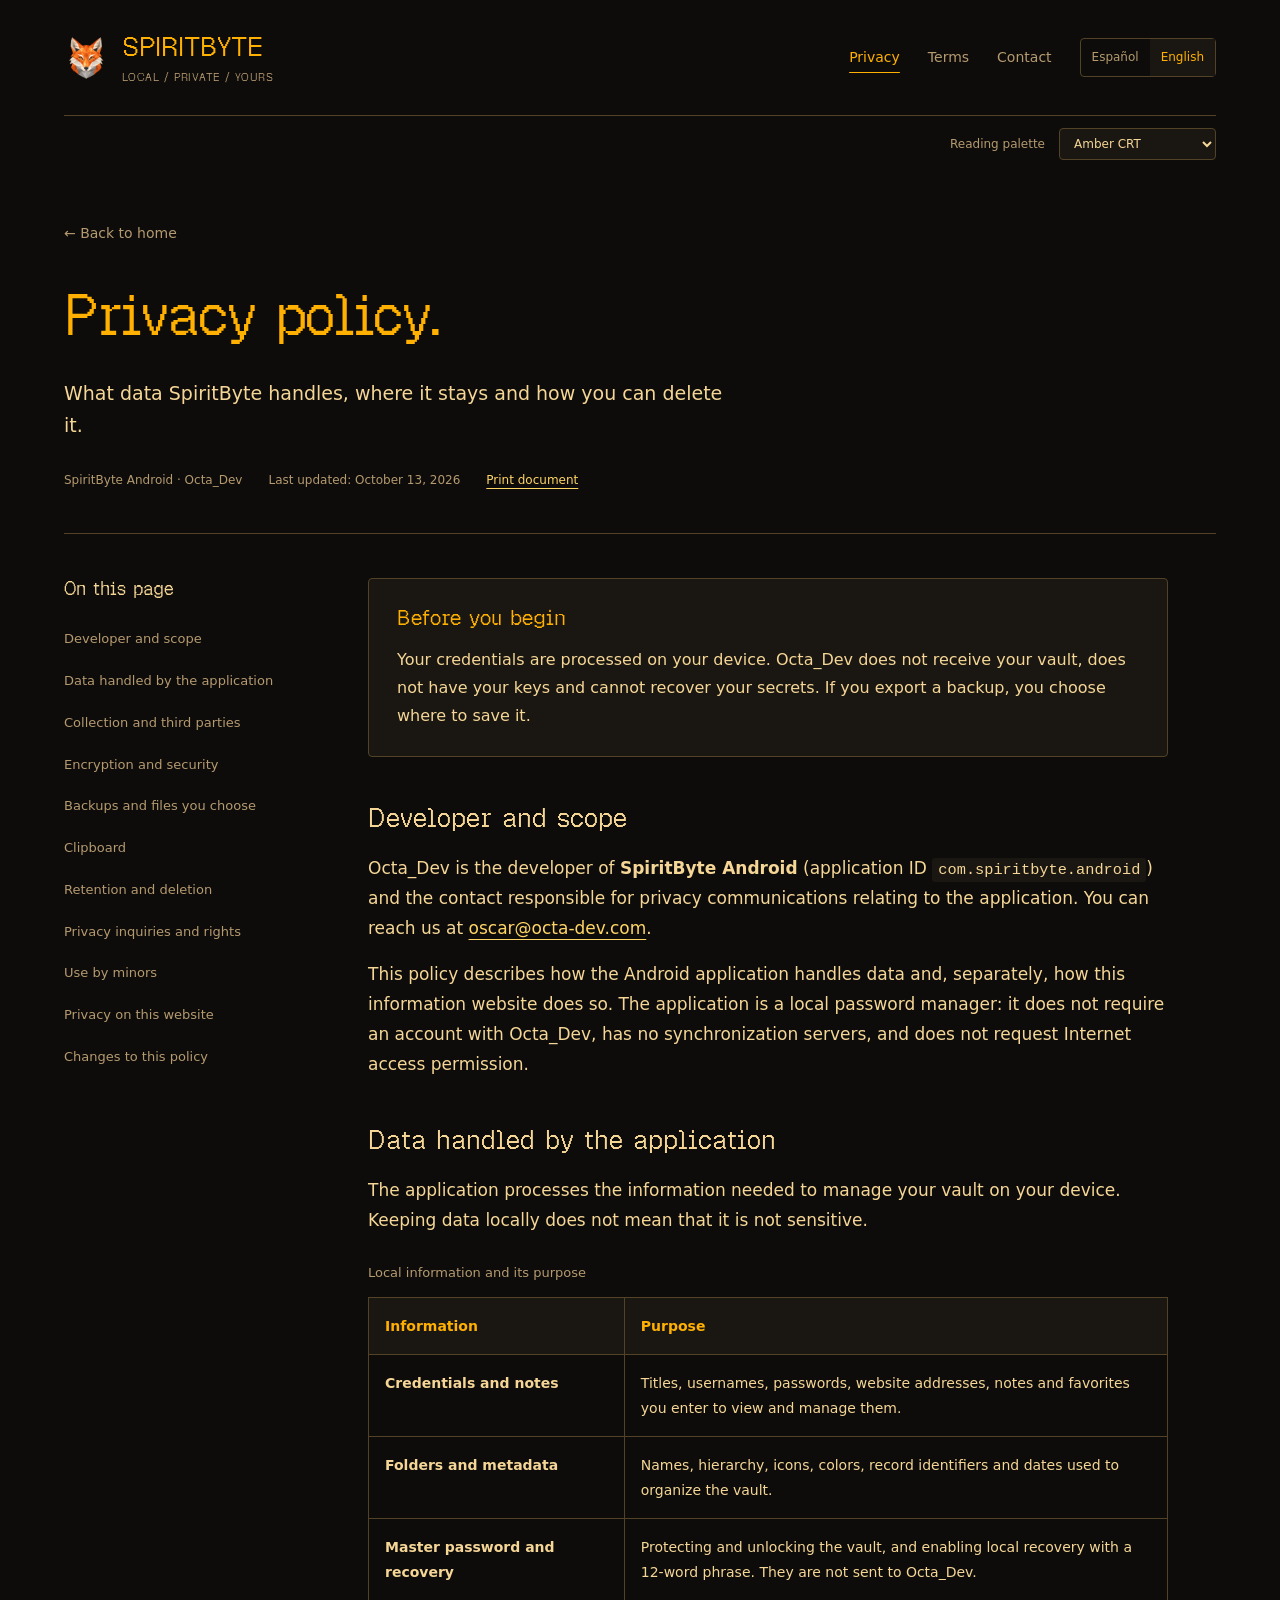
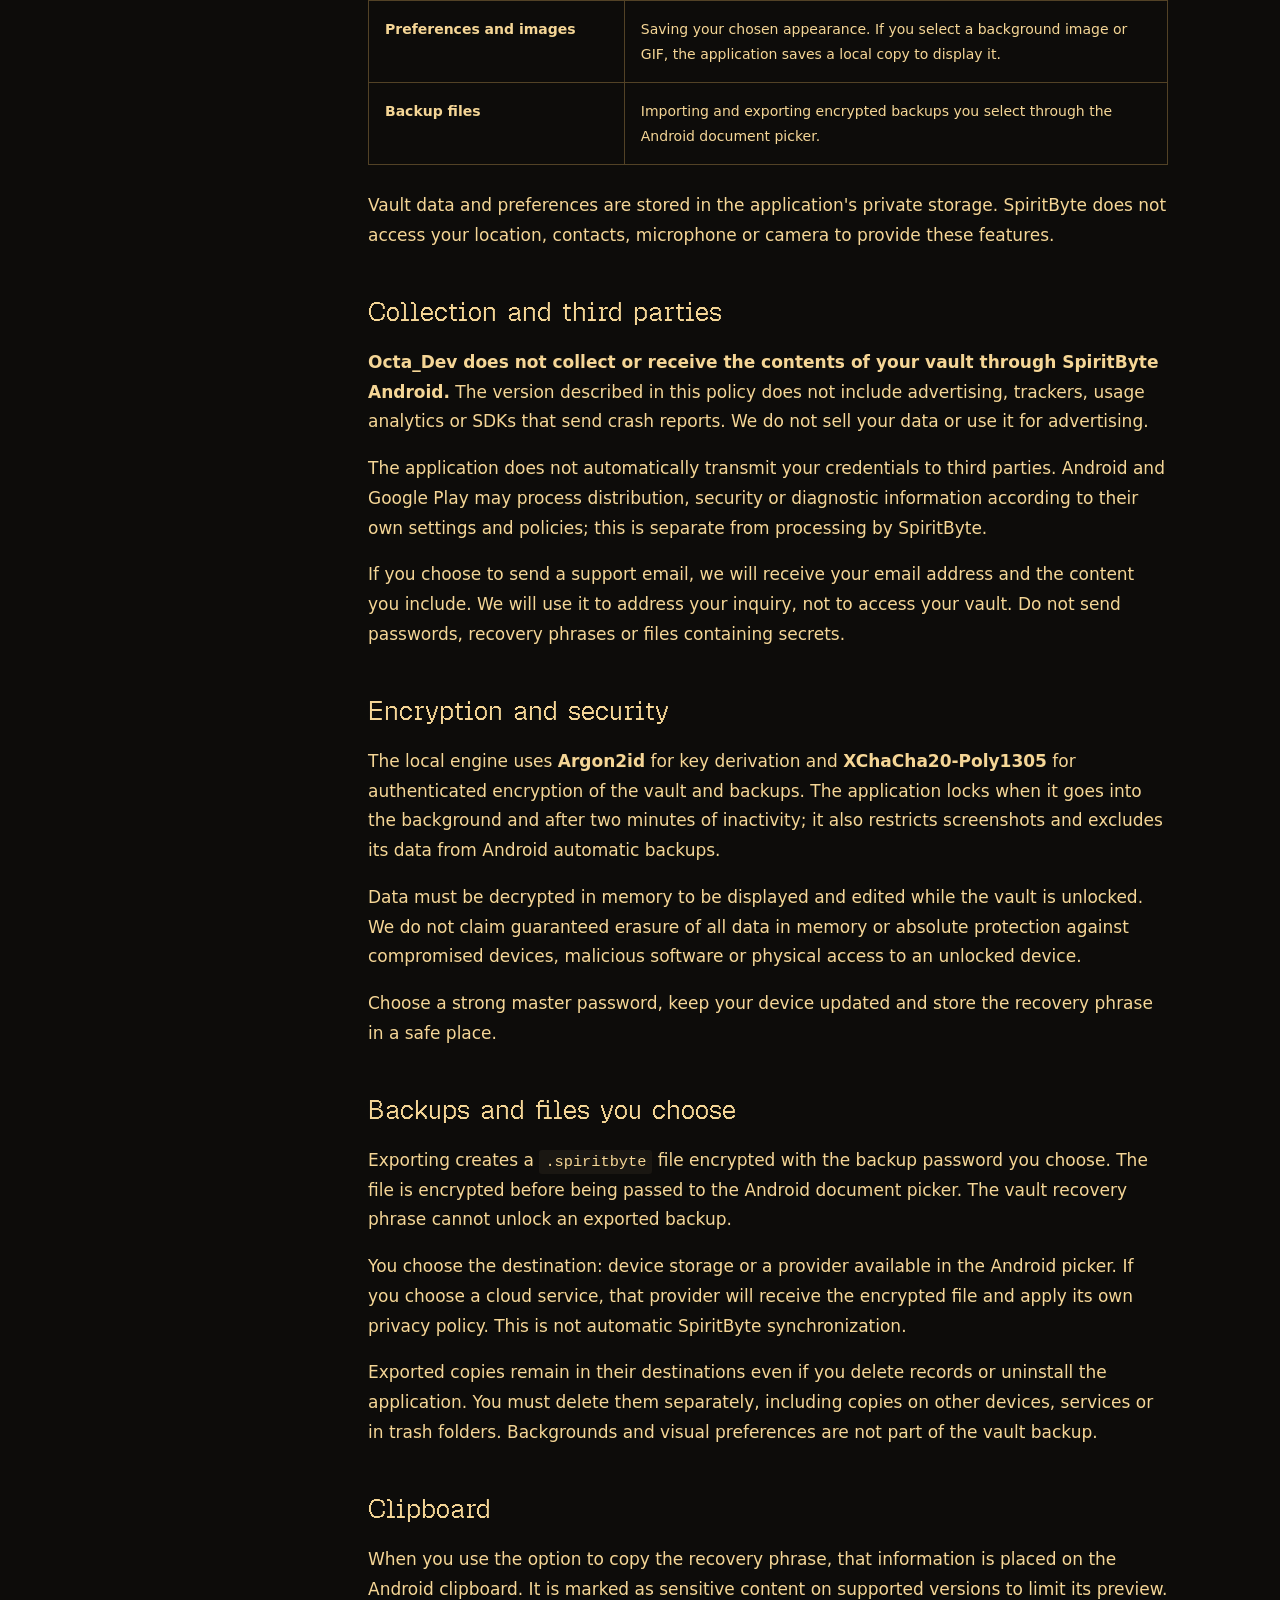
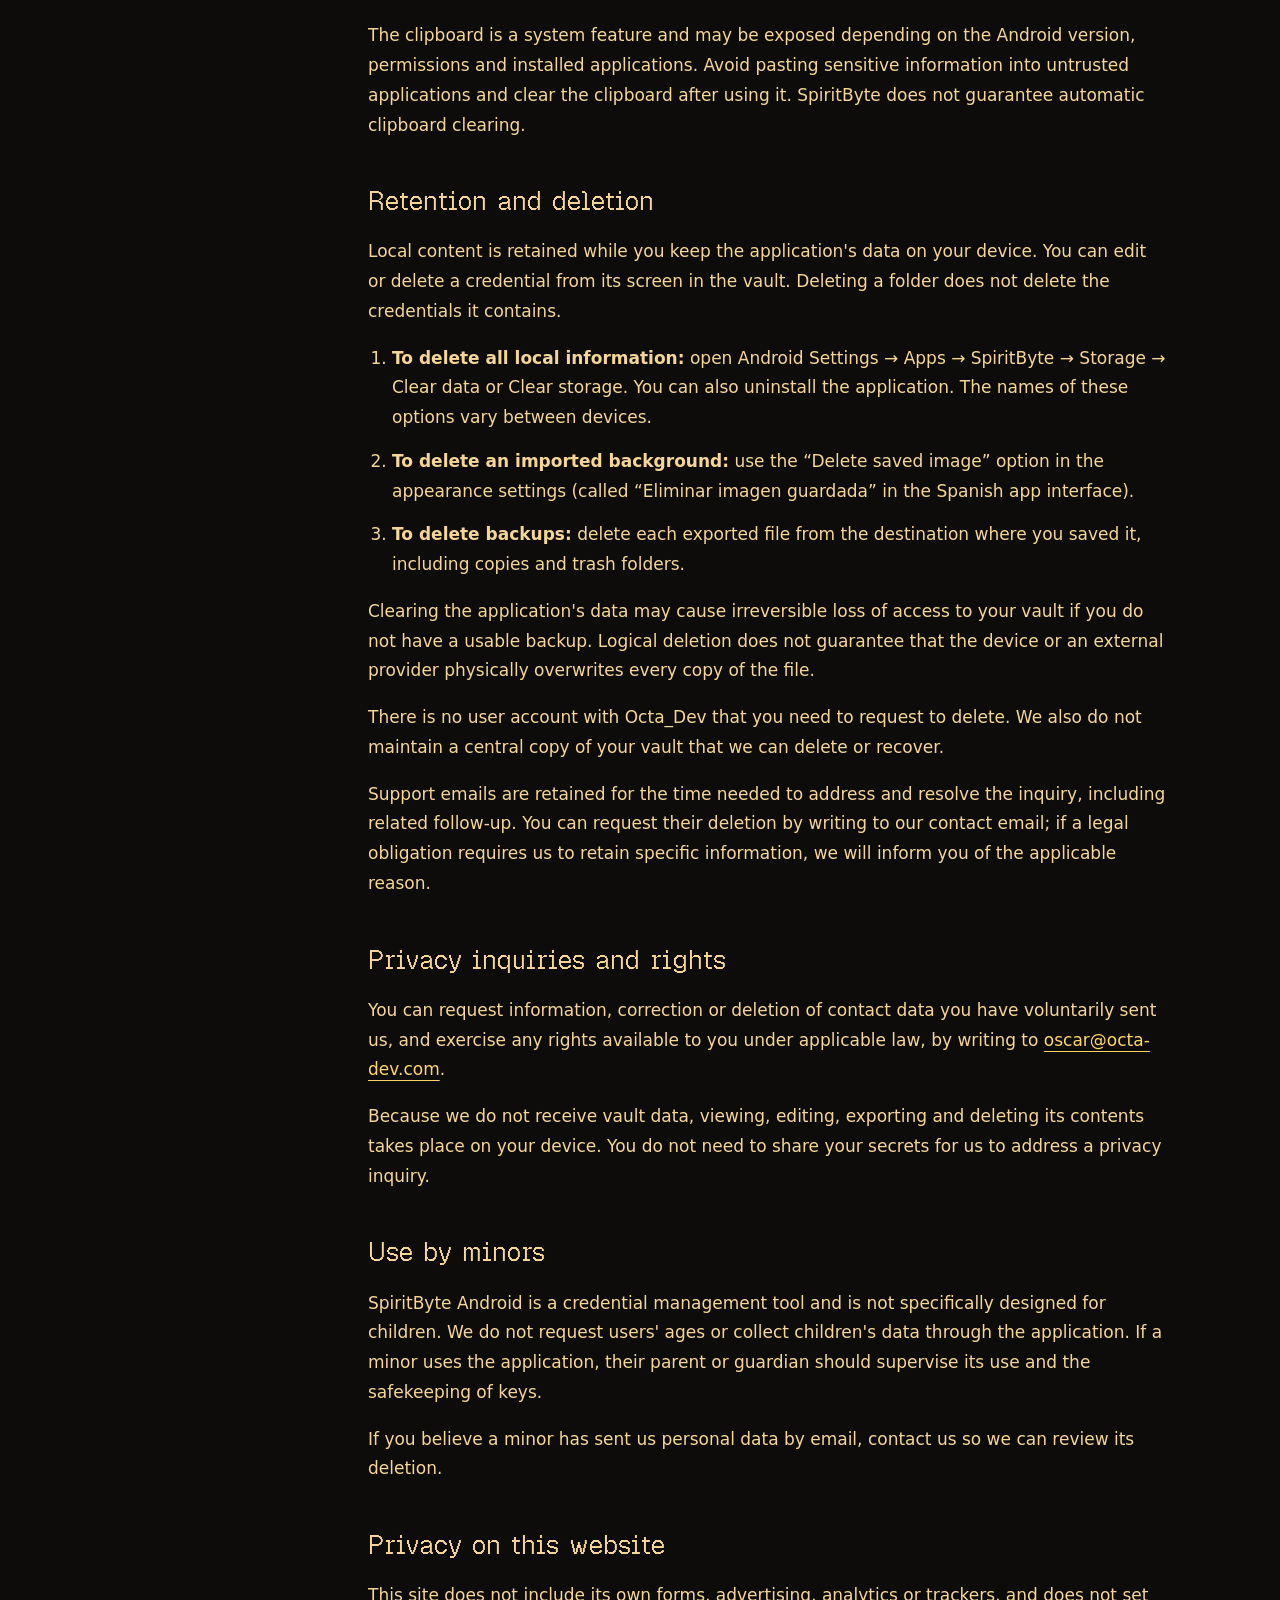
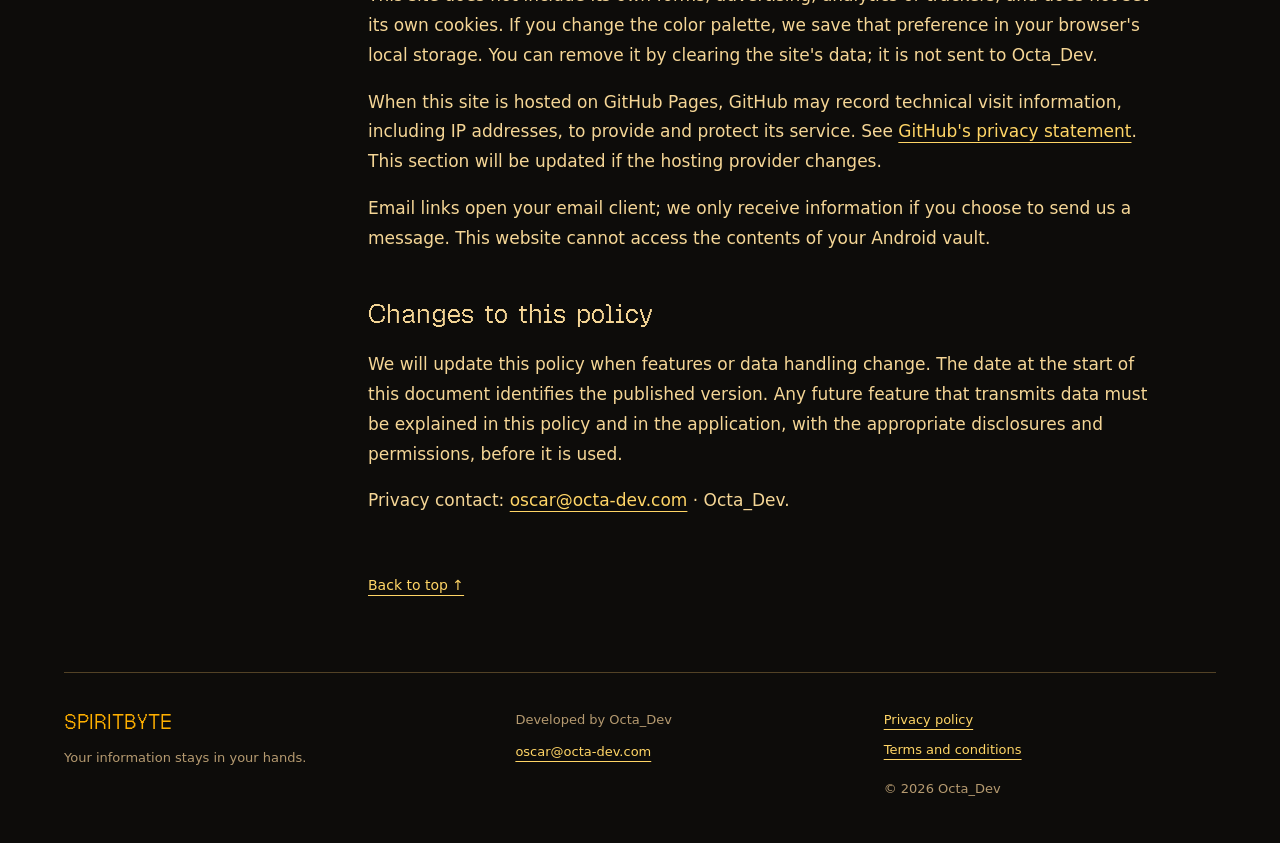
<file: en/privacy.html>
<!doctype html>
<html lang="en" data-theme="amber">
<head>
  <meta charset="utf-8">
  <meta name="viewport" content="width=device-width, initial-scale=1">
  <meta name="color-scheme" content="dark">
  <meta name="theme-color" content="#0d0c0a">
  <meta name="description" content="How SpiritByte Android handles your data: local storage, encryption, backups, clipboard and deletion. Contact: Octa_Dev.">
  <meta name="referrer" content="strict-origin-when-cross-origin">
  <title>Privacy policy · SpiritByte</title>
  <link rel="canonical" href="https://oscartired.github.io/SpiritByte-Terms/en/privacy.html">
  <link rel="alternate" hreflang="es" href="https://oscartired.github.io/SpiritByte-Terms/privacy.html">
  <link rel="alternate" hreflang="en" href="https://oscartired.github.io/SpiritByte-Terms/en/privacy.html">
  <link rel="alternate" hreflang="x-default" href="https://oscartired.github.io/SpiritByte-Terms/privacy.html">
  <link rel="icon" type="image/png" href="../assets/fox.png">
  <link rel="preload" href="../assets/geist-pixel-square.woff2" as="font" type="font/woff2" crossorigin>
  <link rel="stylesheet" href="../styles.css">
  <script src="../site.js" defer></script>
</head>
<body>
  <a class="skip" href="#contenido">Skip to content</a>
  <div class="shell">
    <header class="site-header">
      <a class="brand" href="index.html" aria-label="SpiritByte, home"><img src="../assets/fox.png" alt="" width="46" height="46"><span>SPIRITBYTE<small>LOCAL / PRIVATE / YOURS</small></span></a>
      <div class="header-tools">
        <nav aria-label="Main navigation"><a href="privacy.html" aria-current="page">Privacy</a><a href="terms.html">Terms</a><a href="mailto:oscar@octa-dev.com">Contact</a></nav>
        <nav class="language-switch" aria-label="Language"><a data-language="es" href="../privacy.html" lang="es" hreflang="es">Español</a><a data-language="en" href="privacy.html" lang="en" hreflang="en" aria-current="true">English</a></nav>
      </div>
    </header>
    <main id="contenido" tabindex="-1"><div class="document-heading"><a class="back-link" href="index.html">← Back to home</a><h1>Privacy policy.</h1><p class="lead">What data SpiritByte handles, where it stays and how you can delete it.</p><div class="document-meta"><span>SpiritByte Android · Octa_Dev</span><span>Last updated: <time datetime="2026-10-13">October 13, 2026</time></span><button class="text-button" type="button" data-print hidden>Print document</button></div></div><div class="document-layout"><aside class="contents"><nav aria-label="On this page"><h2>On this page</h2><ul><li><a href="#responsable">Developer and scope</a></li><li><a href="#datos">Data handled by the application</a></li><li><a href="#recopilacion">Collection and third parties</a></li><li><a href="#seguridad">Encryption and security</a></li><li><a href="#respaldos">Backups and files you choose</a></li><li><a href="#portapapeles">Clipboard</a></li><li><a href="#eliminacion">Retention and deletion</a></li><li><a href="#derechos">Privacy inquiries and rights</a></li><li><a href="#menores">Use by minors</a></li><li><a href="#sitio">Privacy on this website</a></li><li><a href="#cambios">Changes to this policy</a></li></ul></nav></aside><article class="legal-body" aria-label="Privacy policy"><div class="summary"><h2>Before you begin</h2><p>Your credentials are processed on your device. Octa_Dev does not receive your vault, does not have your keys and cannot recover your secrets. If you export a backup, you choose where to save it.</p></div><section id="responsable" class="legal-section"><h2>Developer and scope</h2><p>Octa_Dev is the developer of <strong>SpiritByte Android</strong> (application ID <code>com.spiritbyte.android</code>) and the contact responsible for privacy communications relating to the application. You can reach us at <a href="mailto:oscar@octa-dev.com">oscar@octa-dev.com</a>.</p><p>This policy describes how the Android application handles data and, separately, how this information website does so. The application is a local password manager: it does not require an account with Octa_Dev, has no synchronization servers, and does not request Internet access permission.</p></section><section id="datos" class="legal-section"><h2>Data handled by the application</h2><p>The application processes the information needed to manage your vault on your device. Keeping data locally does not mean that it is not sensitive.</p><div class="table-wrap"><table><caption>Local information and its purpose</caption><thead><tr><th scope="col">Information</th><th scope="col">Purpose</th></tr></thead><tbody><tr><th scope="row">Credentials and notes</th><td>Titles, usernames, passwords, website addresses, notes and favorites you enter to view and manage them.</td></tr><tr><th scope="row">Folders and metadata</th><td>Names, hierarchy, icons, colors, record identifiers and dates used to organize the vault.</td></tr><tr><th scope="row">Master password and recovery</th><td>Protecting and unlocking the vault, and enabling local recovery with a 12-word phrase. They are not sent to Octa_Dev.</td></tr><tr><th scope="row">Preferences and images</th><td>Saving your chosen appearance. If you select a background image or GIF, the application saves a local copy to display it.</td></tr><tr><th scope="row">Backup files</th><td>Importing and exporting encrypted backups you select through the Android document picker.</td></tr></tbody></table></div><p>Vault data and preferences are stored in the application's private storage. SpiritByte does not access your location, contacts, microphone or camera to provide these features.</p></section><section id="recopilacion" class="legal-section"><h2>Collection and third parties</h2><p><strong>Octa_Dev does not collect or receive the contents of your vault through SpiritByte Android.</strong> The version described in this policy does not include advertising, trackers, usage analytics or SDKs that send crash reports. We do not sell your data or use it for advertising.</p><p>The application does not automatically transmit your credentials to third parties. Android and Google Play may process distribution, security or diagnostic information according to their own settings and policies; this is separate from processing by SpiritByte.</p><p>If you choose to send a support email, we will receive your email address and the content you include. We will use it to address your inquiry, not to access your vault. Do not send passwords, recovery phrases or files containing secrets.</p></section><section id="seguridad" class="legal-section"><h2>Encryption and security</h2><p>The local engine uses <strong>Argon2id</strong> for key derivation and <strong>XChaCha20-Poly1305</strong> for authenticated encryption of the vault and backups. The application locks when it goes into the background and after two minutes of inactivity; it also restricts screenshots and excludes its data from Android automatic backups.</p><p>Data must be decrypted in memory to be displayed and edited while the vault is unlocked. We do not claim guaranteed erasure of all data in memory or absolute protection against compromised devices, malicious software or physical access to an unlocked device.</p><p>Choose a strong master password, keep your device updated and store the recovery phrase in a safe place.</p></section><section id="respaldos" class="legal-section"><h2>Backups and files you choose</h2><p>Exporting creates a <code>.spiritbyte</code> file encrypted with the backup password you choose. The file is encrypted before being passed to the Android document picker. The vault recovery phrase cannot unlock an exported backup.</p><p>You choose the destination: device storage or a provider available in the Android picker. If you choose a cloud service, that provider will receive the encrypted file and apply its own privacy policy. This is not automatic SpiritByte synchronization.</p><p>Exported copies remain in their destinations even if you delete records or uninstall the application. You must delete them separately, including copies on other devices, services or in trash folders. Backgrounds and visual preferences are not part of the vault backup.</p></section><section id="portapapeles" class="legal-section"><h2>Clipboard</h2><p>When you use the option to copy the recovery phrase, that information is placed on the Android clipboard. It is marked as sensitive content on supported versions to limit its preview.</p><p>The clipboard is a system feature and may be exposed depending on the Android version, permissions and installed applications. Avoid pasting sensitive information into untrusted applications and clear the clipboard after using it. SpiritByte does not guarantee automatic clipboard clearing.</p></section><section id="eliminacion" class="legal-section"><h2>Retention and deletion</h2><p>Local content is retained while you keep the application's data on your device. You can edit or delete a credential from its screen in the vault. Deleting a folder does not delete the credentials it contains.</p><ol><li><strong>To delete all local information:</strong> open Android Settings → Apps → SpiritByte → Storage → Clear data or Clear storage. You can also uninstall the application. The names of these options vary between devices.</li><li><strong>To delete an imported background:</strong> use the “Delete saved image” option in the appearance settings (called “Eliminar imagen guardada” in the Spanish app interface).</li><li><strong>To delete backups:</strong> delete each exported file from the destination where you saved it, including copies and trash folders.</li></ol><p>Clearing the application's data may cause irreversible loss of access to your vault if you do not have a usable backup. Logical deletion does not guarantee that the device or an external provider physically overwrites every copy of the file.</p><p>There is no user account with Octa_Dev that you need to request to delete. We also do not maintain a central copy of your vault that we can delete or recover.</p><p>Support emails are retained for the time needed to address and resolve the inquiry, including related follow-up. You can request their deletion by writing to our contact email; if a legal obligation requires us to retain specific information, we will inform you of the applicable reason.</p></section><section id="derechos" class="legal-section"><h2>Privacy inquiries and rights</h2><p>You can request information, correction or deletion of contact data you have voluntarily sent us, and exercise any rights available to you under applicable law, by writing to <a href="mailto:oscar@octa-dev.com">oscar@octa-dev.com</a>.</p><p>Because we do not receive vault data, viewing, editing, exporting and deleting its contents takes place on your device. You do not need to share your secrets for us to address a privacy inquiry.</p></section><section id="menores" class="legal-section"><h2>Use by minors</h2><p>SpiritByte Android is a credential management tool and is not specifically designed for children. We do not request users' ages or collect children's data through the application. If a minor uses the application, their parent or guardian should supervise its use and the safekeeping of keys.</p><p>If you believe a minor has sent us personal data by email, contact us so we can review its deletion.</p></section><section id="sitio" class="legal-section"><h2>Privacy on this website</h2><p>This site does not include its own forms, advertising, analytics or trackers, and does not set its own cookies. If you change the color palette, we save that preference in your browser's local storage. You can remove it by clearing the site's data; it is not sent to Octa_Dev.</p><p>When this site is hosted on GitHub Pages, GitHub may record technical visit information, including IP addresses, to provide and protect its service. See <a href="https://docs.github.com/en/site-policy/privacy-policies/github-general-privacy-statement" rel="noreferrer">GitHub's privacy statement</a>. This section will be updated if the hosting provider changes.</p><p>Email links open your email client; we only receive information if you choose to send us a message. This website cannot access the contents of your Android vault.</p></section><section id="cambios" class="legal-section"><h2>Changes to this policy</h2><p>We will update this policy when features or data handling change. The date at the start of this document identifies the published version. Any future feature that transmits data must be explained in this policy and in the application, with the appropriate disclosures and permissions, before it is used.</p><p>Privacy contact: <a href="mailto:oscar@octa-dev.com">oscar@octa-dev.com</a> · Octa_Dev.</p></section><a class="back-top" href="#contenido">Back to top ↑</a></article></div></main>
    <footer class="site-footer">
      <div><a class="footer-brand" href="index.html">SPIRITBYTE</a><p>Your information stays in your hands.</p></div>
      <div><p>Developed by Octa_Dev</p><a href="mailto:oscar@octa-dev.com">oscar@octa-dev.com</a></div>
      <div class="footer-links"><a href="privacy.html">Privacy policy</a><a href="terms.html">Terms and conditions</a><span>© 2026 Octa_Dev</span></div>
    </footer>
  </div>
</body>
</html>
</file>
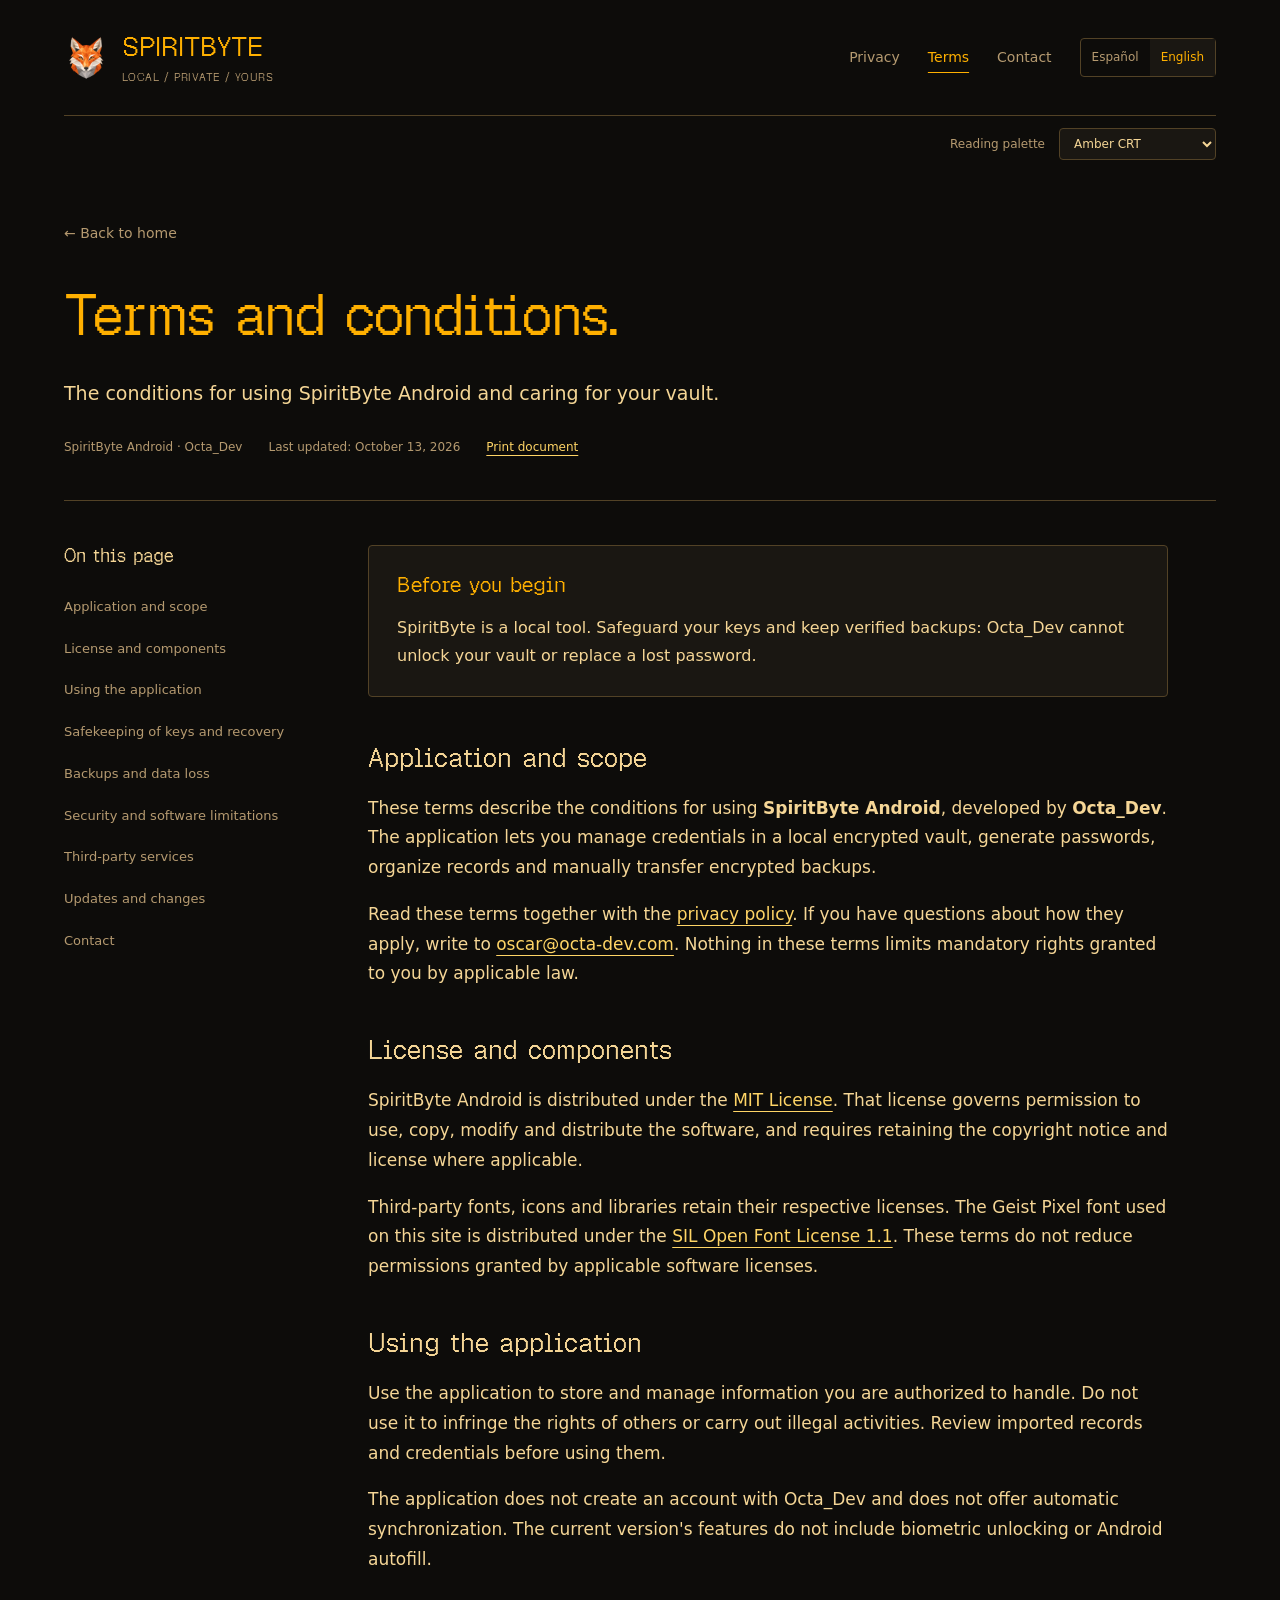
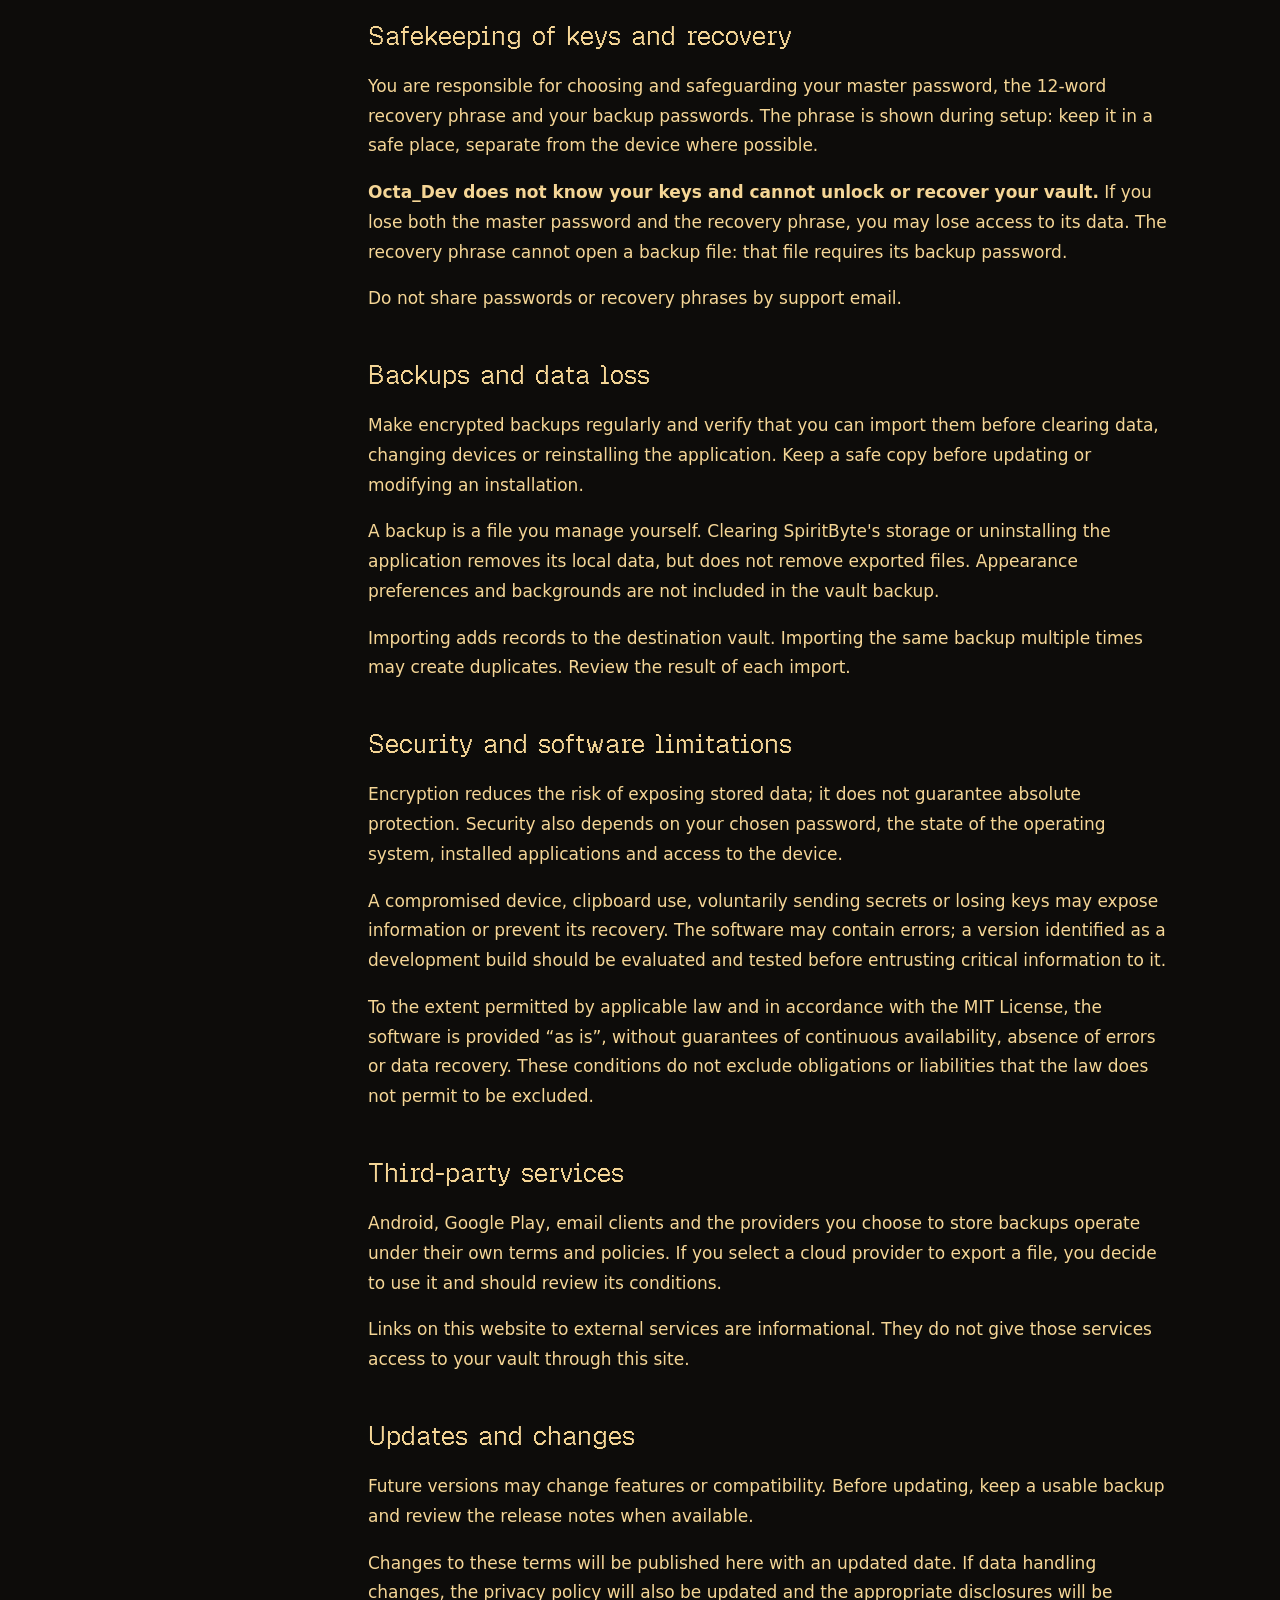
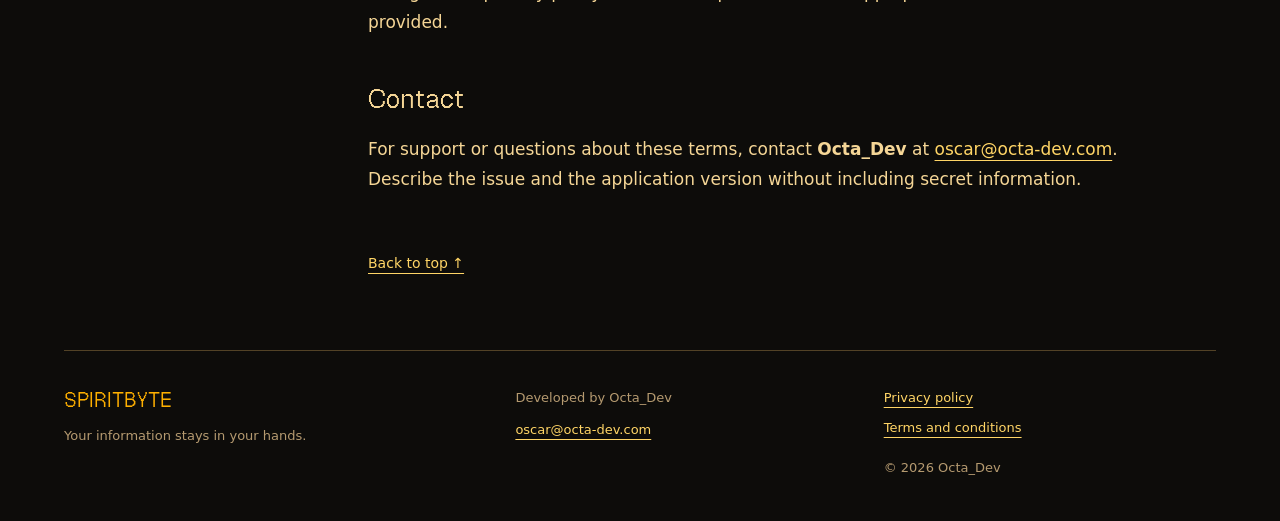
<file: en/terms.html>
<!doctype html>
<html lang="en" data-theme="amber">
<head>
  <meta charset="utf-8">
  <meta name="viewport" content="width=device-width, initial-scale=1">
  <meta name="color-scheme" content="dark">
  <meta name="theme-color" content="#0d0c0a">
  <meta name="description" content="Terms of use for SpiritByte Android: licensing, safekeeping of keys, backups and recovery. Developed by Octa_Dev.">
  <meta name="referrer" content="strict-origin-when-cross-origin">
  <title>Terms and conditions · SpiritByte</title>
  <link rel="canonical" href="https://oscartired.github.io/SpiritByte-Terms/en/terms.html">
  <link rel="alternate" hreflang="es" href="https://oscartired.github.io/SpiritByte-Terms/terms.html">
  <link rel="alternate" hreflang="en" href="https://oscartired.github.io/SpiritByte-Terms/en/terms.html">
  <link rel="alternate" hreflang="x-default" href="https://oscartired.github.io/SpiritByte-Terms/terms.html">
  <link rel="icon" type="image/png" href="../assets/fox.png">
  <link rel="preload" href="../assets/geist-pixel-square.woff2" as="font" type="font/woff2" crossorigin>
  <link rel="stylesheet" href="../styles.css">
  <script src="../site.js" defer></script>
</head>
<body>
  <a class="skip" href="#contenido">Skip to content</a>
  <div class="shell">
    <header class="site-header">
      <a class="brand" href="index.html" aria-label="SpiritByte, home"><img src="../assets/fox.png" alt="" width="46" height="46"><span>SPIRITBYTE<small>LOCAL / PRIVATE / YOURS</small></span></a>
      <div class="header-tools">
        <nav aria-label="Main navigation"><a href="privacy.html">Privacy</a><a href="terms.html" aria-current="page">Terms</a><a href="mailto:oscar@octa-dev.com">Contact</a></nav>
        <nav class="language-switch" aria-label="Language"><a data-language="es" href="../terms.html" lang="es" hreflang="es">Español</a><a data-language="en" href="terms.html" lang="en" hreflang="en" aria-current="true">English</a></nav>
      </div>
    </header>
    <main id="contenido" tabindex="-1"><div class="document-heading"><a class="back-link" href="index.html">← Back to home</a><h1>Terms and conditions.</h1><p class="lead">The conditions for using SpiritByte Android and caring for your vault.</p><div class="document-meta"><span>SpiritByte Android · Octa_Dev</span><span>Last updated: <time datetime="2026-10-13">October 13, 2026</time></span><button class="text-button" type="button" data-print hidden>Print document</button></div></div><div class="document-layout"><aside class="contents"><nav aria-label="On this page"><h2>On this page</h2><ul><li><a href="#alcance">Application and scope</a></li><li><a href="#licencia">License and components</a></li><li><a href="#uso">Using the application</a></li><li><a href="#claves">Safekeeping of keys and recovery</a></li><li><a href="#copias">Backups and data loss</a></li><li><a href="#limites">Security and software limitations</a></li><li><a href="#terceros">Third-party services</a></li><li><a href="#actualizaciones">Updates and changes</a></li><li><a href="#contacto">Contact</a></li></ul></nav></aside><article class="legal-body" aria-label="Terms and conditions"><div class="summary"><h2>Before you begin</h2><p>SpiritByte is a local tool. Safeguard your keys and keep verified backups: Octa_Dev cannot unlock your vault or replace a lost password.</p></div><section id="alcance" class="legal-section"><h2>Application and scope</h2><p>These terms describe the conditions for using <strong>SpiritByte Android</strong>, developed by <strong>Octa_Dev</strong>. The application lets you manage credentials in a local encrypted vault, generate passwords, organize records and manually transfer encrypted backups.</p><p>Read these terms together with the <a href="privacy.html">privacy policy</a>. If you have questions about how they apply, write to <a href="mailto:oscar@octa-dev.com">oscar@octa-dev.com</a>. Nothing in these terms limits mandatory rights granted to you by applicable law.</p></section><section id="licencia" class="legal-section"><h2>License and components</h2><p>SpiritByte Android is distributed under the <a href="../assets/SpiritByte-MIT.txt">MIT License</a>. That license governs permission to use, copy, modify and distribute the software, and requires retaining the copyright notice and license where applicable.</p><p>Third-party fonts, icons and libraries retain their respective licenses. The Geist Pixel font used on this site is distributed under the <a href="../assets/Geist-OFL.txt">SIL Open Font License 1.1</a>. These terms do not reduce permissions granted by applicable software licenses.</p></section><section id="uso" class="legal-section"><h2>Using the application</h2><p>Use the application to store and manage information you are authorized to handle. Do not use it to infringe the rights of others or carry out illegal activities. Review imported records and credentials before using them.</p><p>The application does not create an account with Octa_Dev and does not offer automatic synchronization. The current version's features do not include biometric unlocking or Android autofill.</p></section><section id="claves" class="legal-section"><h2>Safekeeping of keys and recovery</h2><p>You are responsible for choosing and safeguarding your master password, the 12-word recovery phrase and your backup passwords. The phrase is shown during setup: keep it in a safe place, separate from the device where possible.</p><p><strong>Octa_Dev does not know your keys and cannot unlock or recover your vault.</strong> If you lose both the master password and the recovery phrase, you may lose access to its data. The recovery phrase cannot open a backup file: that file requires its backup password.</p><p>Do not share passwords or recovery phrases by support email.</p></section><section id="copias" class="legal-section"><h2>Backups and data loss</h2><p>Make encrypted backups regularly and verify that you can import them before clearing data, changing devices or reinstalling the application. Keep a safe copy before updating or modifying an installation.</p><p>A backup is a file you manage yourself. Clearing SpiritByte's storage or uninstalling the application removes its local data, but does not remove exported files. Appearance preferences and backgrounds are not included in the vault backup.</p><p>Importing adds records to the destination vault. Importing the same backup multiple times may create duplicates. Review the result of each import.</p></section><section id="limites" class="legal-section"><h2>Security and software limitations</h2><p>Encryption reduces the risk of exposing stored data; it does not guarantee absolute protection. Security also depends on your chosen password, the state of the operating system, installed applications and access to the device.</p><p>A compromised device, clipboard use, voluntarily sending secrets or losing keys may expose information or prevent its recovery. The software may contain errors; a version identified as a development build should be evaluated and tested before entrusting critical information to it.</p><p>To the extent permitted by applicable law and in accordance with the MIT License, the software is provided “as is”, without guarantees of continuous availability, absence of errors or data recovery. These conditions do not exclude obligations or liabilities that the law does not permit to be excluded.</p></section><section id="terceros" class="legal-section"><h2>Third-party services</h2><p>Android, Google Play, email clients and the providers you choose to store backups operate under their own terms and policies. If you select a cloud provider to export a file, you decide to use it and should review its conditions.</p><p>Links on this website to external services are informational. They do not give those services access to your vault through this site.</p></section><section id="actualizaciones" class="legal-section"><h2>Updates and changes</h2><p>Future versions may change features or compatibility. Before updating, keep a usable backup and review the release notes when available.</p><p>Changes to these terms will be published here with an updated date. If data handling changes, the privacy policy will also be updated and the appropriate disclosures will be provided.</p></section><section id="contacto" class="legal-section"><h2>Contact</h2><p>For support or questions about these terms, contact <strong>Octa_Dev</strong> at <a href="mailto:oscar@octa-dev.com">oscar@octa-dev.com</a>. Describe the issue and the application version without including secret information.</p></section><a class="back-top" href="#contenido">Back to top ↑</a></article></div></main>
    <footer class="site-footer">
      <div><a class="footer-brand" href="index.html">SPIRITBYTE</a><p>Your information stays in your hands.</p></div>
      <div><p>Developed by Octa_Dev</p><a href="mailto:oscar@octa-dev.com">oscar@octa-dev.com</a></div>
      <div class="footer-links"><a href="privacy.html">Privacy policy</a><a href="terms.html">Terms and conditions</a><span>© 2026 Octa_Dev</span></div>
    </footer>
  </div>
</body>
</html>
</file>
<file: styles.css>
@font-face {
  font-family: "Geist Pixel";
  src: url("assets/geist-pixel-square.woff2") format("woff2");
  font-weight: 400;
  font-style: normal;
  font-display: swap;
}
:root {
  color-scheme: dark;
  --bg: #0d0c0a;
  --surface: #1a1712;
  --line: #524226;
  --text: #f5d696;
  --muted: #b59a70;
  --primary: #ffb000;
  --accent: #ffd566;
  --pixel: "Geist Pixel", monospace;
}
html[data-theme="green"] { --bg:#080c09; --surface:#0e1610; --line:#264a2e; --text:#b4ffbe; --muted:#8bc494; --primary:#39ff78; --accent:#96ffb4; }
html[data-theme="synthwave"] { --bg:#100a1c; --surface:#1a102c; --line:#5c3282; --text:#f0dcff; --muted:#bba0dc; --primary:#ff69b4; --accent:#3cdcf0; }
html[data-theme="noir"] { --bg:#0a0c10; --surface:#12161c; --line:#3a424e; --text:#d2dce6; --muted:#a0aebe; --primary:#78c8ff; --accent:#78ffdc; }
html[data-theme="commodore"] { --bg:#141040; --surface:#201c5c; --line:#6c64c8; --text:#d1ceff; --muted:#aba7eb; --primary:#96dcff; --accent:#ffffa0; }
* { box-sizing: border-box; }
html { scroll-padding-top: 28px; }
body { margin: 0; background: var(--bg); color: var(--text); font: 17px/1.75 system-ui, -apple-system, BlinkMacSystemFont, "Segoe UI", sans-serif; }
::selection { background: var(--primary); color: var(--bg); }
* { scrollbar-color: var(--line) var(--bg); scrollbar-width: thin; }
a { color: var(--accent); text-underline-offset: 5px; text-decoration-thickness: 1px; }
a:hover { color: var(--primary); }
a:focus-visible, button:focus-visible, select:focus-visible { outline: 2px solid var(--accent); outline-offset: 6px; }
button, select { font: inherit; }
button { cursor: pointer; }
svg { width: 22px; height: 22px; stroke: currentColor; stroke-width: 1.5; flex: none; }
p { margin: 0 0 1em; }
h1, h2, h3 { font-family: var(--pixel); font-weight: 400; line-height: 1.2; text-wrap: balance; }
h1 { font-size: clamp(38px, 5vw, 68px); letter-spacing: -.025em; margin: 0 0 28px; color: var(--primary); }
h2 { font-size: 28px; margin: 0 0 16px; }
h3 { font-size: 25px; margin: 0 0 8px; }
code { background: var(--surface); padding: 3px 6px; border-radius: 3px; font-size: .9em; overflow-wrap: anywhere; }
.shell { max-width: 1240px; padding: 0 44px; margin: 0 auto; }
.skip { position: fixed; top: 12px; left: 12px; padding: 12px 20px; z-index: 10; background: var(--primary); color: var(--bg); transform: translateY(-180%); }
.skip:focus { transform: translateY(0); }
.site-header { min-height: 116px; display: flex; flex-wrap: wrap; align-items: center; justify-content: space-between; gap: 24px; padding: 20px 0; border-bottom: 1px solid var(--line); }
.header-tools { display: flex; flex-wrap: wrap; align-items: center; gap: 28px; }
.brand { display: flex; align-items: center; gap: 12px; text-decoration: none; color: var(--primary); font: 27px/1.15 var(--pixel); }
.brand img { width: 46px; height: 46px; object-fit: contain; }
.brand small { display: block; color: var(--muted); font-size: 11px; letter-spacing: .04em; margin-top: 9px; }
.site-header nav { display: flex; flex-wrap: wrap; gap: 28px; font-size: 14px; }
.site-header nav a { text-decoration: none; color: var(--muted); padding: 10px 0; }
.site-header nav a:hover, .site-header nav a[aria-current="page"] { color: var(--primary); text-decoration: underline; text-underline-offset: 10px; }
.site-header .language-switch { gap: 0; border: 1px solid var(--line); border-radius: 4px; }
.site-header .language-switch a { padding: 8px 11px; font-size: 12px; }
.site-header .language-switch a[aria-current="true"] { color: var(--primary); background: var(--surface); }
.site-header .language-switch a:hover { text-underline-offset: 4px; }
.hero { display: grid; grid-template-columns: 1.25fr 1fr; gap: 64px; align-items: center; padding: 94px 0 84px; }
.hero h1 span { color: var(--text); }
.lead { color: var(--text); font-size: 19px; line-height: 1.7; max-width: 55ch; }
.hero .lead { max-width: 43ch; margin-bottom: 34px; }
.button { display: inline-flex; align-items: center; justify-content: center; gap: 24px; padding: 15px 22px; font-size: 15px; color: var(--bg); background: var(--primary); text-decoration: none; border: 1px solid var(--primary); border-radius: 4px; }
.button:hover { color: var(--bg); background: var(--accent); border-color: var(--accent); }
.hero-note { display: flex; align-items: center; gap: 10px; color: var(--muted); font-size: 13px; margin: 20px 0 0; }
.status-dot { width: 6px; height: 6px; background: var(--primary); border-radius: 50%; flex: none; }
.fox-panel { position: relative; display: grid; place-items: center; min-height: 362px; padding: 26px; background: var(--surface); }
.fox-panel::after { content: ""; position: absolute; inset: 0; pointer-events: none; background: repeating-linear-gradient(to bottom, transparent 0 3px, #00000018 3px 4px); }
.fox-panel img { width: min(100%, 300px); height: auto; }
.fox-panel p { margin: 10px 0 0; font: 12px var(--pixel); letter-spacing: .04em; color: var(--muted); }
.fox-corner { position: absolute; width: 20px; height: 20px; border-color: var(--primary); border-style: solid; }
.top-left { top:0; left:0; border-width:1px 0 0 1px; }
.top-right { top:0; right:0; border-width:1px 1px 0 0; }
.bottom-left { bottom:0; left:0; border-width:0 0 1px 1px; }
.bottom-right { bottom:0; right:0; border-width:0 1px 1px 0; }
.reading-room { border-top: 1px solid var(--line); padding: 42px 0 0; }
.section-intro { display: flex; justify-content: space-between; gap: 30px; align-items: baseline; margin-bottom: 28px; }
.section-intro p { font-size: 14px; color: var(--muted); }
.document-link { display:flex; gap:24px; align-items:center; justify-content:space-between; text-decoration:none; color:var(--text); padding:28px 0; border-top:1px solid var(--line); }
.document-link:last-child { border-bottom:1px solid var(--line); }
.document-link p { margin:0; color:var(--muted); font-size:15px; }
.document-action { display:flex; align-items:center; gap:24px; color:var(--primary); font-size:14px; flex:none; }
.document-link:hover h3 { text-decoration:underline; text-underline-offset:7px; }
.local-note { padding:68px 0; max-width:74ch; }
.local-note p { color:var(--muted); }
.local-note a { display:inline-flex; align-items:center; gap:18px; font-size:15px; }
.contact-strip { border-top:1px solid var(--line); padding:36px 0 50px; display:flex; justify-content:space-between; align-items:center; gap:30px; }
.contact-strip h2 { font-size:23px; }
.contact-strip p { margin:0; font-size:14px; color:var(--muted); }
.contact-strip a { display:flex; align-items:center; gap:20px; }
.site-footer { display:grid; grid-template-columns:1.25fr 1fr 1fr; gap:36px; padding:36px 0 42px; border-top:1px solid var(--line); color:var(--muted); font-size:13px; }
.site-footer p { margin:0 0 9px; }
.footer-brand { display:block; margin-bottom:12px; font:20px var(--pixel); text-decoration:none; color:var(--primary); }
.footer-links { display:flex; flex-direction:column; gap:7px; }
.footer-links span { margin-top:10px; }
.document-heading { padding:46px 0 42px; border-bottom:1px solid var(--line); }
.back-link { display:inline-block; margin-bottom:36px; font-size:14px; text-decoration:none; color:var(--muted); }
.document-heading h1 { max-width:20ch; font-size:clamp(36px, 4.4vw, 60px); }
.document-heading .lead { margin-bottom:28px; }
.document-meta { display:flex; flex-wrap:wrap; align-items:center; gap:10px 26px; font-size:12px; color:var(--muted); }
.text-button { background:none; color:var(--accent); border:0; padding:0; text-decoration:underline; text-underline-offset:4px; font-size:12px; }
[hidden] { display:none !important; }
.document-layout { display:grid; grid-template-columns:240px minmax(0, 1fr); gap:64px; padding:44px 0 72px; }
.contents { align-self:start; position:sticky; top:28px; }
.contents h2 { font-size:18px; margin:0 0 24px; }
.contents ul { list-style:none; padding:0; margin:0; }
.contents li { margin:0 0 12px; }
.contents a { color:var(--muted); text-decoration:none; font-size:13px; display:inline-block; line-height:1.5; padding:3px 0; }
.contents a:hover { color:var(--primary); text-decoration:underline; }
.legal-body { max-width:74ch; min-width:0; }
.summary { background:var(--surface); border:1px solid var(--line); border-radius:4px; padding:26px 28px; margin-bottom:44px; }
.summary h2 { font-size:21px; color:var(--primary); }
.summary p { margin:0; font-size:16px; }
.legal-section { margin-top:46px; scroll-margin-top:30px; }
.legal-section h2 { font-size:26px; margin:0 0 20px; }
.legal-section p, .legal-section li { overflow-wrap:anywhere; }
.legal-section li { margin-bottom:14px; }
.legal-section ol { padding-left:24px; }
.table-wrap { max-width:100%; margin:26px 0; }
table { width:100%; border-collapse:collapse; font-size:14px; }
caption { text-align:left; color:var(--muted); font-size:13px; margin-bottom:12px; }
th, td { text-align:left; vertical-align:top; padding:16px; border:1px solid var(--line); }
thead th { background:var(--surface); color:var(--primary); font-weight:600; }
tbody th { width:32%; font-weight:600; }
.back-top { display:inline-block; margin-top:40px; font-size:14px; }
.appearance { display:flex; align-items:center; gap:14px; padding:12px 0; color:var(--muted); font-size:12px; justify-content:flex-end; }
.appearance select { padding:7px 28px 7px 10px; background:var(--surface); color:var(--text); border:1px solid var(--line); border-radius:4px; font-size:12px; }
@media (max-width: 900px) {
  .shell { padding:0 28px; }
  .hero { gap:28px; padding:66px 0; }
  .hero h1 { font-size:50px; }
  .fox-panel { min-height:280px; padding:18px; }
  .document-layout { grid-template-columns:190px minmax(0,1fr); gap:32px; }
  .site-header nav { gap:20px; }
  .contact-strip { align-items:start; flex-direction:column; gap:16px; }
  .section-intro { display:block; }
}
@media (max-width: 640px) {
  body { font-size:16px; }
  .shell { padding:0 22px; }
  .site-header { min-height:0; padding:24px 0 20px; flex-direction:column; align-items:flex-start; gap:20px; }
  .site-header nav { gap:26px; }
  .header-tools { gap: 14px; }
  .site-header nav a { padding:5px 0; }
  .hero { grid-template-columns:1fr; gap:34px; padding:48px 0; }
  .hero h1 { font-size:48px; }
  .lead { font-size:17px; }
  .hero .lead br { display:none; }
  .button { font-size:14px; padding:14px 16px; gap:15px; }
  .fox-panel { min-height:0; grid-template-columns:1fr 1.2fr; padding:22px; }
  .fox-panel img { width:110px; }
  .fox-panel p { max-width:13ch; line-height:1.8; font-size:12px; }
  h2 { font-size:26px; }
  .reading-room { padding-top:34px; }
  .document-link { align-items:flex-start; flex-direction:column; gap:18px; padding:26px 0; }
  .document-link h3 { font-size:24px; }
  .document-action { gap:16px; }
  .local-note { padding:44px 0; }
  .site-footer { grid-template-columns:1fr; gap:25px; }
  .document-heading { padding:30px 0; }
  .document-heading h1 { font-size:39px; }
  .back-link { margin-bottom:28px; }
  .document-meta { align-items:flex-start; flex-direction:column; gap:12px; }
  .document-layout { grid-template-columns:1fr; gap:30px; padding:30px 0 52px; }
  .contents { position:static; padding-bottom:20px; border-bottom:1px solid var(--line); }
  .contents h2 { margin-bottom:16px; }
  .contents ul { columns:2; column-gap:22px; }
  .contents li { break-inside:avoid; margin-bottom:8px; }
  .contents a { font-size:12px; }
  .summary { padding:22px; margin-bottom:34px; }
  .legal-section { margin-top:38px; }
  .legal-section h2 { font-size:25px; }
  th, td { padding:11px 10px; font-size:13px; }
  tbody th { width:34%; }
  .appearance { justify-content:flex-start; }
}
@media (prefers-reduced-motion: no-preference) {
  .fox-panel img { animation:fox-in 650ms cubic-bezier(.16,1,.3,1) both; }
  @keyframes fox-in { from { transform:translateY(8px); opacity:.5; } to { transform:translateY(0); opacity:1; } }
}
@media print {
  :root, html[data-theme] { --bg:#fff; --surface:#fff; --line:#aaa; --text:#111; --muted:#444; --primary:#111; --accent:#111; color-scheme:light; }
  body { font-size:11pt; }
  .shell { max-width:none; padding:0; }
  .site-header, .contents, .appearance, .back-link, .text-button, .back-top, .skip { display:none !important; }
  .document-layout { display:block; padding:0; }
  .legal-body { max-width:none; }
  .document-heading { padding:0 0 20px; }
  .document-heading h1 { font-size:28pt; }
  .legal-section h2 { font-size:17pt; break-after:avoid; }
  .legal-section { margin-top:26px; }
  .summary { margin:20px 0; padding:16px; }
  .site-footer { grid-template-columns:1fr 1fr; margin-top:30px; }
  .footer-links { display:none; }
  tr { break-inside:avoid; }
}
</file>
